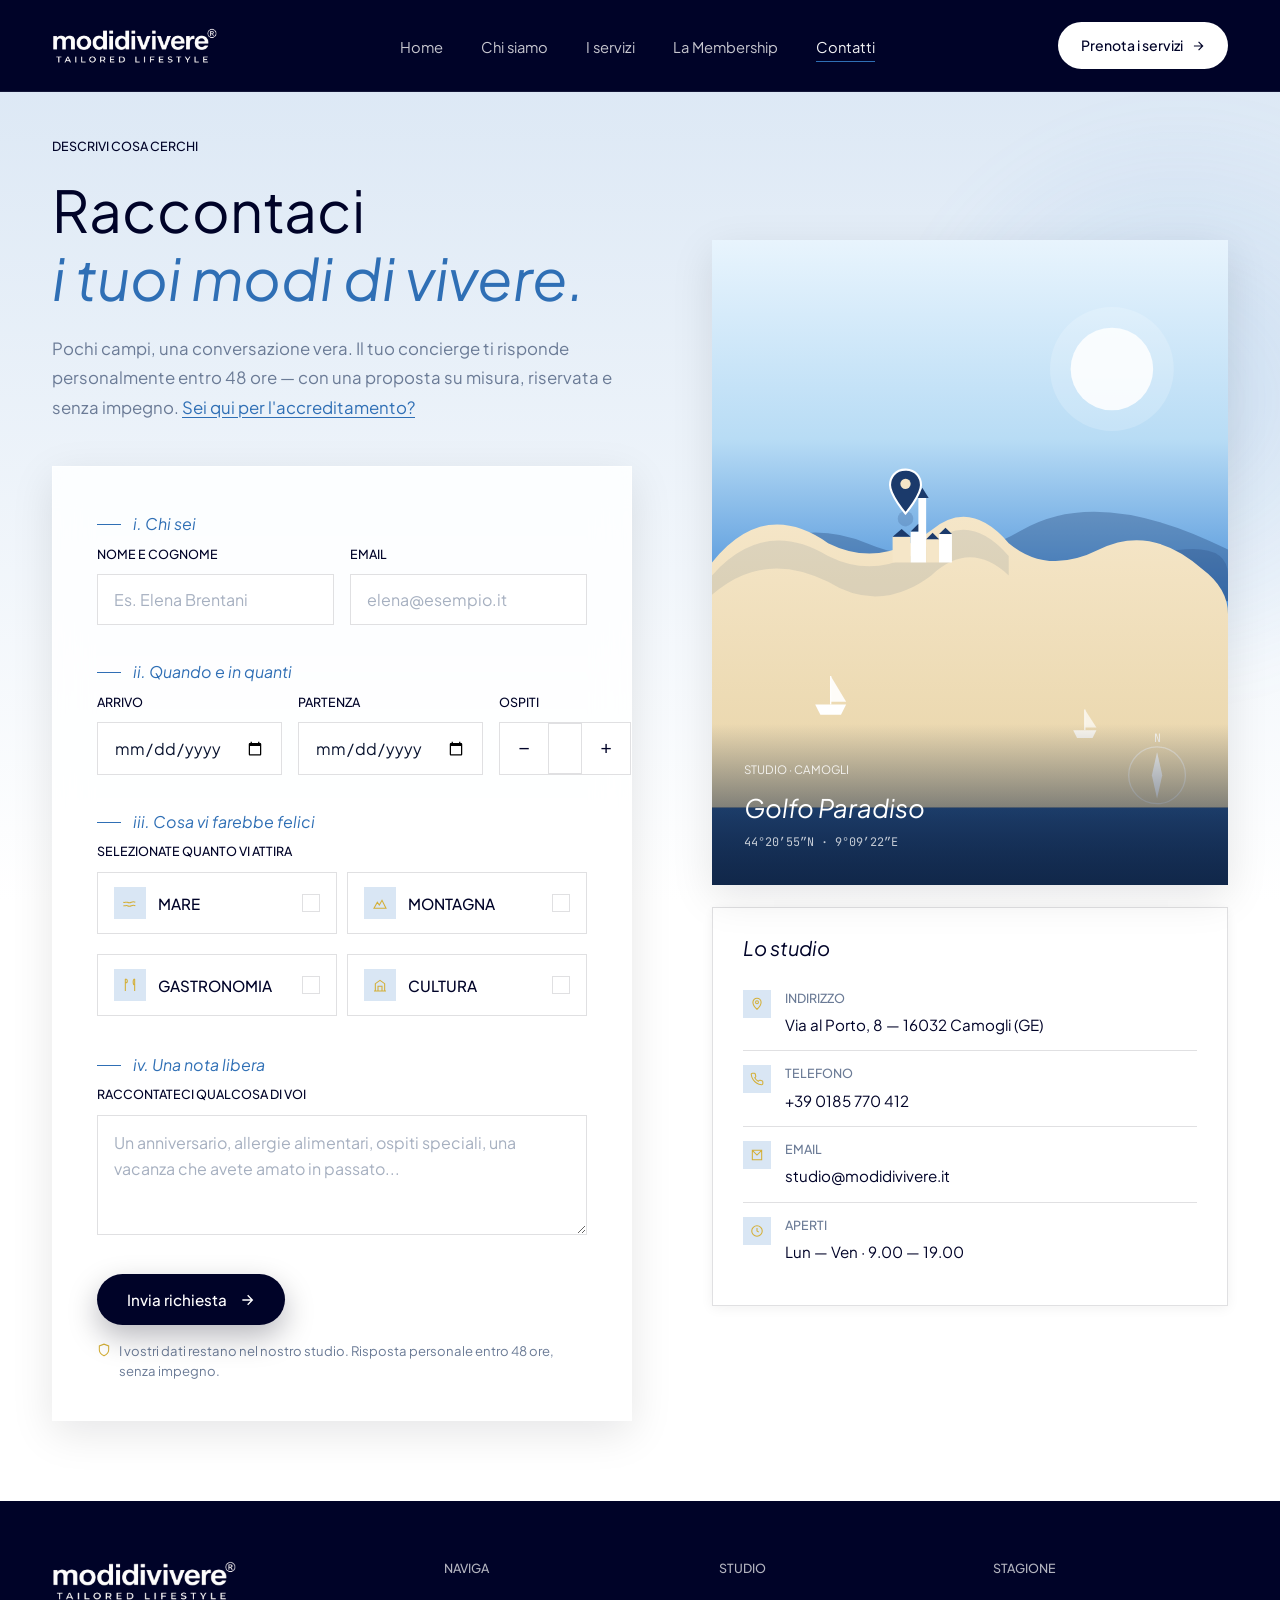
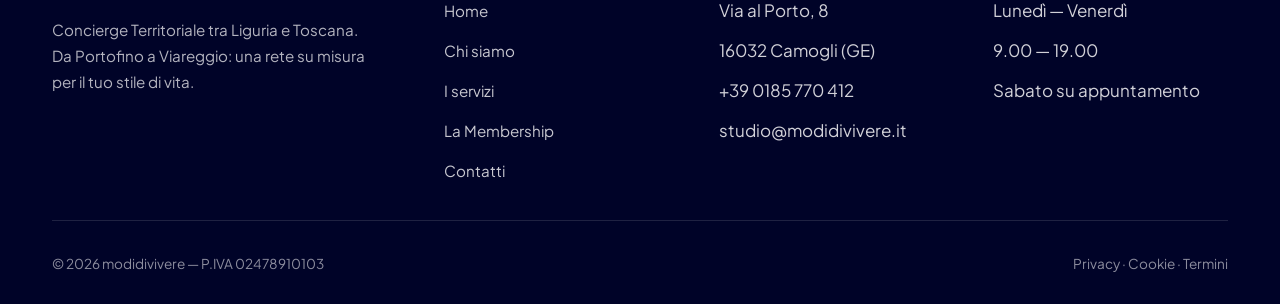
<file: contatti.html>
<!doctype html>
<html lang="it">
<head>
<meta charset="utf-8">
<meta name="viewport" content="width=device-width, initial-scale=1">
<title>Descrivi cosa cerchi — modidivivere</title>
<link rel="preconnect" href="https://fonts.googleapis.com">
<link rel="preconnect" href="https://fonts.gstatic.com" crossorigin>
<link href="https://fonts.googleapis.com/css2?family=JetBrains+Mono:wght@400;500&family=Plus+Jakarta+Sans:ital,wght@0,300;0,400;0,500;0,600;0,700;1,400;1,500&display=swap" rel="stylesheet">
<link rel="stylesheet" href="styles.css">
<style>
.contact-page {
  padding: 130px 0 80px;
  background: linear-gradient(180deg, var(--sky) 0%, white 60%);
  min-height: 100vh;
  position: relative;
  overflow: hidden;
}
.contact-page::before {
  content: '';
  position: absolute;
  top: 100px; right: -200px;
  width: 600px; height: 600px;
  border-radius: 0;
  background: radial-gradient(circle, rgba(74,144,217,0.18) 0%, transparent 70%);
  filter: blur(20px);
  z-index: 0;
}

.c-grid {
  display: grid;
  grid-template-columns: 1.1fr 1fr;
  gap: 80px;
  align-items: start;
  position: relative;
  z-index: 1;
}

/* —— Form column —— */
.c-form-wrap { max-width: 580px; }
.c-form-wrap h1 {
  font-size: clamp(2.4rem, 4.8vw, 3.6rem);
  margin: 18px 0 22px;
}
.c-form-wrap h1 em { font-style: italic; color: var(--sea); font-weight: 400; }
.c-form-wrap p.lead {
  color: var(--muted);
  font-size: 1.05rem;
  line-height: 1.75;
  margin-bottom: 44px;
}

.c-form {
  background: rgba(255, 255, 255, 0.85);
  backdrop-filter: blur(18px) saturate(180%);
  -webkit-backdrop-filter: blur(18px) saturate(180%);
  border: 1px solid rgba(255, 255, 255, 0.7);
  border-radius: var(--radius-lg);
  padding: 44px 44px 40px;
  box-shadow: var(--shadow-md);
  position: relative;
}

.c-form .step {
  font-family: var(--sans);
  font-style: italic;
  color: var(--sea);
  font-size: 1rem;
  margin-bottom: 6px;
  display: flex;
  align-items: center;
  gap: 12px;
}
.c-form .step::before {
  content: '';
  width: 24px; height: 1px;
  background: var(--sea);
}

.field { margin-bottom: 26px; }
.field label {
  display: block;
  font-size: 0.78rem;
  letter-spacing: 0;
  text-transform: uppercase;
  color: var(--navy);
  font-weight: 500;
  margin-bottom: 10px;
}
.field input[type="text"],
.field input[type="email"],
.field input[type="date"],
.field input[type="number"],
.field textarea {
  width: 100%;
  padding: 14px 16px;
  border: 1px solid var(--line);
  border-radius: 0;
  font-family: var(--sans);
  font-size: 1rem;
  color: var(--ink);
  background: rgba(255, 255, 255, 0.9);
  transition: all 0.3s ease;
}
.field input:focus,
.field textarea:focus {
  outline: none;
  border-color: var(--sea);
  background: white;
  box-shadow: 0 0 0 4px rgba(74, 144, 217, 0.12);
}
.field textarea {
  min-height: 120px;
  resize: vertical;
  font-family: var(--sans);
  line-height: 1.6;
}
.field input::placeholder, .field textarea::placeholder {
  color: var(--muted);
  opacity: 0.6;
}

.field-row {
  display: grid;
  grid-template-columns: 1fr 1fr;
  gap: 16px;
}
.field-row.three { grid-template-columns: 1fr 1fr 1fr; }

/* Date field — calendar icon */
.field.has-icon { position: relative; }
.field.has-icon .ico {
  position: absolute;
  right: 14px; bottom: 14px;
  color: var(--muted);
  pointer-events: none;
}

/* —— Stepper for guests —— */
.stepper {
  display: flex;
  align-items: center;
  gap: 0;
  border: 1px solid var(--line);
  border-radius: 0;
  background: rgba(255, 255, 255, 0.9);
  overflow: hidden;
  width: 100%;
  max-width: 100%;
}
.stepper button {
  width: 48px; height: 48px;
  background: transparent;
  border: none;
  cursor: pointer;
  font-size: 1.2rem;
  color: var(--navy);
  transition: background 0.2s ease;
}
.stepper button:hover { background: var(--sky); }
.stepper input {
  flex: 1;
  border: none;
  text-align: center;
  font-family: var(--sans);
  font-size: 1.15rem;
  color: var(--navy);
  background: transparent;
  padding: 12px 0;
  -moz-appearance: textfield;
}
.stepper input::-webkit-outer-spin-button,
.stepper input::-webkit-inner-spin-button { -webkit-appearance: none; margin: 0; }

/* —— Checkbox chips —— */
.chips {
  display: grid;
  grid-template-columns: 1fr 1fr;
  gap: 10px;
}
.chip {
  position: relative;
  cursor: pointer;
}
.chip input { position: absolute; opacity: 0; pointer-events: none; }
.chip-body {
  display: flex;
  align-items: center;
  gap: 12px;
  padding: 14px 16px;
  border: 1px solid var(--line);
  border-radius: 0;
  background: rgba(255, 255, 255, 0.9);
  transition: all 0.3s ease;
}
.chip:hover .chip-body { border-color: rgba(212, 175, 55, 0.55); transform: translateY(-1px); }
.chip input:checked ~ .chip-body {
  border-color: var(--navy);
  background: var(--navy);
  color: white;
  box-shadow: 0 6px 16px rgba(27, 58, 107, 0.22);
}
.chip-ico {
  width: 32px; height: 32px;
  border-radius: 0;
  background: var(--sky);
  color: var(--gold);
  display: grid; place-items: center;
  flex-shrink: 0;
  transition: all 0.3s ease;
}
.chip input:checked ~ .chip-body .chip-ico {
  background: rgba(255, 255, 255, 0.18);
  color: white;
}
.chip-label {
  font-size: 0.95rem;
  font-weight: 500;
  letter-spacing: 0;
}
.chip-check {
  margin-left: auto;
  width: 18px; height: 18px;
  border-radius: 0;
  border: 1.5px solid var(--line);
  display: grid; place-items: center;
  transition: all 0.3s ease;
}
.chip input:checked ~ .chip-body .chip-check {
  border-color: var(--sand);
  background: var(--sand);
}
.chip input:checked ~ .chip-body .chip-check svg { opacity: 1; }
.chip-check svg { opacity: 0; color: var(--navy); transition: opacity 0.2s ease; }

/* —— Submit —— */
.submit-row {
  margin-top: 32px;
  display: flex;
  flex-direction: column;
  gap: 16px;
  align-items: flex-start;
}
.btn-pulse {
  position: relative;
  overflow: visible;
  animation: gentlePulse 3.6s ease-in-out infinite;
}
@keyframes gentlePulse {
  0%, 100% { box-shadow: 0 12px 30px rgba(27, 58, 107, 0.28), 0 0 0 0 rgba(74, 144, 217, 0.4); }
  50%      { box-shadow: 0 12px 30px rgba(27, 58, 107, 0.28), 0 0 0 14px rgba(74, 144, 217, 0); }
}
.privacy-note {
  font-size: 0.82rem;
  color: var(--muted);
  display: flex;
  align-items: flex-start;
  gap: 8px;
  line-height: 1.5;
}
.privacy-note svg { flex-shrink: 0; margin-top: 2px; color: var(--gold); }

/* —— Sidebar (illustration) —— */
.c-side {
  position: sticky;
  top: 110px;
  display: flex;
  flex-direction: column;
  gap: 22px;
}
.coast-illustration {
  position: relative;
  border-radius: var(--radius-lg);
  overflow: hidden;
  box-shadow: var(--shadow-md);
  background: linear-gradient(180deg, #B8DCF5 0%, #4A90D9 60%, #1B3A6B 100%);
  aspect-ratio: 4 / 5;
}
.coast-illustration svg { width: 100%; height: 100%; display: block; }
.coast-overlay {
  position: absolute;
  bottom: 0; left: 0; right: 0;
  padding: 36px 32px 32px;
  background: linear-gradient(180deg, transparent 0%, rgba(15, 36, 68, 0.55) 60%, rgba(15, 36, 68, 0.85) 100%);
  color: white;
}
.coast-overlay .lbl {
  font-size: 0.72rem;
  letter-spacing: 0;
  text-transform: uppercase;
  opacity: 0.85;
  margin-bottom: 8px;
}
.coast-overlay .place {
  font-family: var(--sans);
  font-style: italic;
  font-size: 1.6rem;
  font-weight: 400;
  margin-bottom: 4px;
}
.coast-overlay .coords {
  font-family: 'JetBrains Mono', monospace;
  font-size: 0.74rem;
  opacity: 0.75;
}

/* Pin animation */
.pin-group { animation: pinFloat 4s ease-in-out infinite; transform-origin: center bottom; }
@keyframes pinFloat {
  0%, 100% { transform: translateY(0); }
  50%      { transform: translateY(-4px); }
}

/* Studio card */
.studio-card {
  background: white;
  border: 1px solid var(--line);
  border-radius: var(--radius-lg);
  padding: 28px 30px;
  box-shadow: var(--shadow-sm);
}
.studio-card h4 {
  font-family: var(--sans);
  font-size: 1.25rem;
  font-style: italic;
  font-weight: 400;
  color: var(--navy);
  margin-bottom: 16px;
}
.studio-card .row {
  display: grid;
  grid-template-columns: 28px 1fr;
  gap: 14px;
  align-items: start;
  padding: 12px 0;
  border-bottom: 1px solid var(--line);
}
.studio-card .row:last-child { border-bottom: none; }
.studio-card .ico {
  width: 28px; height: 28px;
  border-radius: 0;
  background: var(--sky);
  color: var(--gold);
  display: grid; place-items: center;
  margin-top: 2px;
}
.studio-card strong {
  display: block;
  font-size: 0.78rem;
  letter-spacing: 0;
  text-transform: uppercase;
  color: var(--muted);
  font-weight: 500;
  margin-bottom: 2px;
}
.studio-card span { font-size: 0.95rem; color: var(--navy); }

/* —— Confirmation state —— */
.c-form.sent .form-body { display: none; }
.c-form .confirmation {
  display: none;
  text-align: center;
  padding: 28px 8px;
}
.c-form.sent .confirmation { display: block; animation: fadeIn 0.6s ease; }
@keyframes fadeIn { from { opacity: 0; transform: translateY(10px); } to { opacity: 1; transform: none; } }
.confirmation .badge-ok {
  width: 64px; height: 64px;
  border-radius: 0;
  margin: 0 auto 22px;
  background: var(--sand);
  color: var(--navy);
  display: grid; place-items: center;
}
.confirmation h3 { margin-bottom: 12px; }
.confirmation p { color: var(--muted); margin-bottom: 24px; }

@media (max-width: 980px) {
  .c-grid { grid-template-columns: 1fr; gap: 56px; }
  .c-side { position: static; }
  .c-form { padding: 32px 26px; }
  .field-row { grid-template-columns: 1fr; }
  .field-row.three { grid-template-columns: 1fr; }
  .chips { grid-template-columns: 1fr; }
}
</style>
</head>
<body>


<!-- Navigation -->
<nav class="nav">
  <div class="nav-inner">
    <a href="index.html" class="brand">
      <img class="brand-logo" src="uploads/logo-mdv.png" alt="modidivivere" width="1069" height="233" decoding="async">
    </a>
    <ul class="nav-links">
      <li><a href="index.html">Home</a></li>
      <li><a href="chi-siamo.html">Chi siamo</a></li>
      <li><a href="servizi.html">I servizi</a></li>
      <li><a href="membership.html">La Membership</a></li>
      <li><a href="contatti.html" class="active">Contatti</a></li>
    </ul>
    <a href="contatti.html" class="nav-cta">
      Prenota i servizi
      <svg width="14" height="14" viewBox="0 0 24 24" fill="none" stroke="currentColor" stroke-width="2"><path d="M5 12h14M13 5l7 7-7 7"/></svg>
    </a>
    <button class="menu-btn" aria-label="Menu" aria-expanded="false">
      <svg class="icon-hamburger" width="24" height="24" viewBox="0 0 24 24" fill="none" stroke="currentColor" stroke-width="2"><path d="M3 6h18M3 12h18M3 18h18"/></svg>
      <svg class="icon-close" width="24" height="24" viewBox="0 0 24 24" fill="none" stroke="currentColor" stroke-width="2"><path d="M18 6L6 18M6 6l12 12"/></svg>
    </button>
  </div>
</nav>

<main class="contact-page" data-screen-label="03 Contatti">
  <div class="container">
    <div class="c-grid">

      <!-- ——— Form column ——— -->
      <div class="c-form-wrap">
        <span class="eyebrow reveal">Descrivi cosa cerchi</span>
        <h1 class="reveal delay-1">Raccontaci<br><em>i tuoi modi di vivere.</em></h1>
        <p class="lead reveal delay-2">Pochi campi, una conversazione vera. Il tuo concierge ti risponde personalmente entro 48 ore — con una proposta su misura, riservata e senza impegno. <a href="#accreditamento" class="link-accent">Sei qui per l'accreditamento?</a></p>

        <form class="c-form reveal delay-3" id="contactForm" novalidate>
          <div class="form-body">
            <div class="step">i. Chi sei</div>
            <div class="field-row">
              <div class="field">
                <label for="nome">Nome e cognome</label>
                <input type="text" id="nome" name="nome" placeholder="Es. Elena Brentani" required>
              </div>
              <div class="field">
                <label for="email">Email</label>
                <input type="email" id="email" name="email" placeholder="elena@esempio.it" required>
              </div>
            </div>

            <div class="step step--section-gap">ii. Quando e in quanti</div>
            <div class="field-row three">
              <div class="field has-icon">
                <label for="arrivo">Arrivo</label>
                <input type="date" id="arrivo" name="arrivo">
              </div>
              <div class="field has-icon">
                <label for="partenza">Partenza</label>
                <input type="date" id="partenza" name="partenza">
              </div>
              <div class="field">
                <label for="ospiti">Ospiti</label>
                <div class="stepper">
                  <button type="button" data-step="-1" aria-label="Diminuisci">−</button>
                  <input type="number" id="ospiti" name="ospiti" value="2" min="1" max="20">
                  <button type="button" data-step="1" aria-label="Aumenta">+</button>
                </div>
              </div>
            </div>

            <div class="step step--section-gap">iii. Cosa vi farebbe felici</div>
            <div class="field">
              <label>Selezionate quanto vi attira</label>
              <div class="chips">
                <label class="chip">
                  <input type="checkbox" name="pref" value="mare">
                  <span class="chip-body">
                    <span class="chip-ico"><svg width="16" height="16" viewBox="0 0 24 24" fill="none" stroke="currentColor" stroke-width="1.6"><path d="M2 16c2 1 4-1 6 0s4 1 6 0 4-1 6 0M2 11c2 1 4-1 6 0s4 1 6 0 4-1 6 0"/></svg></span>
                    <span class="chip-label">Mare</span>
                    <span class="chip-check"><svg width="11" height="11" viewBox="0 0 24 24" fill="none" stroke="currentColor" stroke-width="3"><path d="M20 6L9 17l-5-5"/></svg></span>
                  </span>
                </label>
                <label class="chip">
                  <input type="checkbox" name="pref" value="montagna">
                  <span class="chip-body">
                    <span class="chip-ico"><svg width="16" height="16" viewBox="0 0 24 24" fill="none" stroke="currentColor" stroke-width="1.6"><path d="M3 20h18L15 8l-4 7-3-4z"/></svg></span>
                    <span class="chip-label">Montagna</span>
                    <span class="chip-check"><svg width="11" height="11" viewBox="0 0 24 24" fill="none" stroke="currentColor" stroke-width="3"><path d="M20 6L9 17l-5-5"/></svg></span>
                  </span>
                </label>
                <label class="chip">
                  <input type="checkbox" name="pref" value="gastronomia">
                  <span class="chip-body">
                    <span class="chip-ico"><svg width="16" height="16" viewBox="0 0 24 24" fill="none" stroke="currentColor" stroke-width="1.6"><path d="M5 3v18M5 9c4 0 4-6 0-6M19 3v18M19 21v-9c-3 0-3-9 0-9"/></svg></span>
                    <span class="chip-label">Gastronomia</span>
                    <span class="chip-check"><svg width="11" height="11" viewBox="0 0 24 24" fill="none" stroke="currentColor" stroke-width="3"><path d="M20 6L9 17l-5-5"/></svg></span>
                  </span>
                </label>
                <label class="chip">
                  <input type="checkbox" name="pref" value="cultura">
                  <span class="chip-body">
                    <span class="chip-ico"><svg width="16" height="16" viewBox="0 0 24 24" fill="none" stroke="currentColor" stroke-width="1.6"><path d="M3 21h18M5 21V10l7-5 7 5v11M9 21v-7h6v7"/></svg></span>
                    <span class="chip-label">Cultura</span>
                    <span class="chip-check"><svg width="11" height="11" viewBox="0 0 24 24" fill="none" stroke="currentColor" stroke-width="3"><path d="M20 6L9 17l-5-5"/></svg></span>
                  </span>
                </label>
              </div>
            </div>

            <div class="step step--section-gap">iv. Una nota libera</div>
            <div class="field">
              <label for="note">Raccontateci qualcosa di voi</label>
              <textarea id="note" name="note" placeholder="Un anniversario, allergie alimentari, ospiti speciali, una vacanza che avete amato in passato..."></textarea>
            </div>

            <div class="submit-row">
              <button type="submit" class="btn btn-primary btn-pulse">
                Invia richiesta
                <svg class="arrow" width="16" height="16" viewBox="0 0 24 24" fill="none" stroke="currentColor" stroke-width="2"><path d="M5 12h14M13 5l7 7-7 7"/></svg>
              </button>
              <div class="privacy-note">
                <svg width="14" height="14" viewBox="0 0 24 24" fill="none" stroke="currentColor" stroke-width="1.8"><path d="M12 22s8-4 8-10V5l-8-3-8 3v7c0 6 8 10 8 10z"/></svg>
                <span>I vostri dati restano nel nostro studio. Risposta personale entro 48 ore, senza impegno.</span>
              </div>
            </div>
          </div>

          <div class="confirmation">
            <div class="badge-ok">
              <svg width="28" height="28" viewBox="0 0 24 24" fill="none" stroke="currentColor" stroke-width="2"><path d="M20 6L9 17l-5-5"/></svg>
            </div>
            <h3>Grazie, abbiamo ricevuto la vostra richiesta.</h3>
            <p>Riceverete una nostra risposta personale entro 48 ore. <br>Nel frattempo, buona giornata.</p>
            <button type="button" class="btn btn-ghost" id="resetForm">Invia un'altra richiesta</button>
          </div>
        </form>
      </div>

      <!-- ——— Side: illustration + studio ——— -->
      <aside class="c-side reveal delay-2">
        <div class="coast-illustration">
          <svg viewBox="0 0 400 500" xmlns="http://www.w3.org/2000/svg" preserveAspectRatio="xMidYMid slice">
            <defs>
              <linearGradient id="sky" x1="0" y1="0" x2="0" y2="1">
                <stop offset="0" stop-color="#E8F4FD"/>
                <stop offset="0.55" stop-color="#B8DCF5"/>
                <stop offset="1" stop-color="#4A90D9"/>
              </linearGradient>
              <linearGradient id="sea" x1="0" y1="0" x2="0" y2="1">
                <stop offset="0" stop-color="#4A90D9"/>
                <stop offset="1" stop-color="#1B3A6B"/>
              </linearGradient>
              <linearGradient id="land" x1="0" y1="0" x2="0" y2="1">
                <stop offset="0" stop-color="#F5E6C8"/>
                <stop offset="1" stop-color="#E8D4A8"/>
              </linearGradient>
            </defs>

            <!-- Sky -->
            <rect width="400" height="280" fill="url(#sky)"/>
            <!-- Sun -->
            <circle cx="310" cy="100" r="32" fill="#FFFFFF" opacity="0.85"/>
            <circle cx="310" cy="100" r="48" fill="#FFFFFF" opacity="0.18"/>

            <!-- Distant headlands -->
            <path d="M0,260 Q60,210 120,235 T240,225 T400,240 L400,290 L0,290 Z" fill="#1B3A6B" opacity="0.32"/>
            <path d="M0,275 Q80,235 160,255 T320,250 T400,260 L400,300 L0,300 Z" fill="#1B3A6B" opacity="0.22"/>

            <!-- Sea horizon line -->
            <rect y="280" width="400" height="160" fill="url(#sea)"/>
            <!-- Wave lines -->
            <path d="M0,310 Q50,305 100,310 T200,310 T300,310 T400,310" stroke="rgba(255,255,255,0.35)" stroke-width="1.2" fill="none"/>
            <path d="M0,330 Q50,326 100,330 T200,330 T300,330 T400,330" stroke="rgba(255,255,255,0.25)" stroke-width="1" fill="none"/>
            <path d="M0,360 Q50,356 100,360 T200,360 T300,360 T400,360" stroke="rgba(255,255,255,0.2)" stroke-width="1" fill="none"/>
            <path d="M0,395 Q50,391 100,395 T200,395 T300,395 T400,395" stroke="rgba(255,255,255,0.15)" stroke-width="1" fill="none"/>

            <!-- Foreground promontory (Liguria silhouette) -->
            <path d="M0,440 L0,250 Q40,200 90,235 Q130,255 170,225 Q200,200 230,235 Q260,260 300,240 Q340,220 380,255 Q400,270 400,290 L400,440 Z" fill="url(#land)"/>
            <!-- Hills shadow -->
            <path d="M0,260 Q40,215 90,245 Q130,265 170,235 Q200,210 230,245 L230,260 Q200,232 170,260 Q130,290 90,265 Q40,240 0,275 Z" fill="#1B3A6B" opacity="0.10"/>

            <!-- Tiny houses cluster -->
            <g transform="translate(140 230)">
              <rect x="0" y="0" width="14" height="20" fill="#F5E6C8"/>
              <polygon points="0,0 7,-6 14,0" fill="#1B3A6B"/>
              <rect x="14" y="-4" width="12" height="24" fill="#FFFFFF"/>
              <polygon points="14,-4 20,-10 26,-4" fill="#1B3A6B"/>
              <rect x="26" y="2" width="10" height="18" fill="#F5E6C8"/>
              <polygon points="26,2 31,-3 36,2" fill="#1B3A6B"/>
              <rect x="36" y="-2" width="10" height="22" fill="#FFFFFF"/>
              <polygon points="36,-2 41,-7 46,-2" fill="#1B3A6B"/>
            </g>
            <!-- Belltower -->
            <g transform="translate(160 200)">
              <rect x="0" y="0" width="6" height="32" fill="#FFFFFF"/>
              <polygon points="-2,0 3,-8 8,0" fill="#1B3A6B"/>
            </g>

            <!-- Small sailing boat -->
            <g transform="translate(80 360)">
              <path d="M0,0 L24,0 L20,8 L4,8 Z" fill="#FFFFFF"/>
              <line x1="12" y1="0" x2="12" y2="-22" stroke="#FFFFFF" stroke-width="1"/>
              <path d="M12,-22 L12,-2 L24,-2 Z" fill="#FFFFFF" opacity="0.9"/>
            </g>
            <g transform="translate(280 380)" opacity="0.8">
              <path d="M0,0 L18,0 L15,6 L3,6 Z" fill="#FFFFFF"/>
              <line x1="9" y1="0" x2="9" y2="-16" stroke="#FFFFFF" stroke-width="1"/>
              <path d="M9,-16 L9,-2 L18,-2 Z" fill="#FFFFFF" opacity="0.85"/>
            </g>

            <!-- Pin marker (Camogli — studio location) -->
            <g class="pin-group" transform="translate(150 196)">
              <circle cx="0" cy="20" r="6" fill="#1B3A6B" opacity="0.18"/>
              <path d="M0,-18 C-8,-18 -12,-12 -12,-6 C-12,2 0,16 0,16 C0,16 12,2 12,-6 C12,-12 8,-18 0,-18 Z"
                    fill="#1B3A6B" stroke="#FFFFFF" stroke-width="1.6"/>
              <circle cx="0" cy="-7" r="4" fill="#F5E6C8"/>
            </g>

            <!-- Compass rose, lower right -->
            <g transform="translate(345 415)" opacity="0.85">
              <circle r="22" fill="none" stroke="#FFFFFF" stroke-width="1" opacity="0.6"/>
              <polygon points="0,-18 4,0 0,18 -4,0" fill="#FFFFFF"/>
              <polygon points="0,-18 4,0 0,0" fill="#FFFFFF" opacity="0.5"/>
              <text x="0" y="-26" text-anchor="middle" fill="#FFFFFF" font-size="9" font-family="JetBrains Mono, monospace">N</text>
            </g>
          </svg>

          <div class="coast-overlay">
            <div class="lbl">Studio · Camogli</div>
            <div class="place"><em>Golfo Paradiso</em></div>
            <div class="coords">44°20′55″N · 9°09′22″E</div>
          </div>
        </div>

        <div class="studio-card">
          <h4>Lo studio</h4>
          <div class="row">
            <div class="ico">
              <svg width="14" height="14" viewBox="0 0 24 24" fill="none" stroke="currentColor" stroke-width="1.8"><path d="M12 21s-7-6-7-12a7 7 0 1 1 14 0c0 6-7 12-7 12z"/><circle cx="12" cy="9" r="2.5"/></svg>
            </div>
            <div>
              <strong>Indirizzo</strong>
              <span>Via al Porto, 8 — 16032 Camogli (GE)</span>
            </div>
          </div>
          <div class="row">
            <div class="ico">
              <svg width="14" height="14" viewBox="0 0 24 24" fill="none" stroke="currentColor" stroke-width="1.8"><path d="M22 16.92v3a2 2 0 0 1-2.18 2 19.79 19.79 0 0 1-8.63-3.07 19.5 19.5 0 0 1-6-6 19.79 19.79 0 0 1-3.07-8.67A2 2 0 0 1 4.11 2h3a2 2 0 0 1 2 1.72c.13.96.36 1.9.7 2.81a2 2 0 0 1-.45 2.11L8.09 9.91a16 16 0 0 0 6 6l1.27-1.27a2 2 0 0 1 2.11-.45c.91.34 1.85.57 2.81.7A2 2 0 0 1 22 16.92z"/></svg>
            </div>
            <div>
              <strong>Telefono</strong>
              <span>+39 0185 770 412</span>
            </div>
          </div>
          <div class="row">
            <div class="ico">
              <svg width="14" height="14" viewBox="0 0 24 24" fill="none" stroke="currentColor" stroke-width="1.8"><path d="M4 4h16v16H4zM4 4l8 8 8-8"/></svg>
            </div>
            <div>
              <strong>Email</strong>
              <span>studio@modidivivere.it</span>
            </div>
          </div>
          <div class="row">
            <div class="ico">
              <svg width="14" height="14" viewBox="0 0 24 24" fill="none" stroke="currentColor" stroke-width="1.8"><circle cx="12" cy="12" r="9"/><path d="M12 7v5l3 2"/></svg>
            </div>
            <div>
              <strong>Aperti</strong>
              <span>Lun — Ven · 9.00 — 19.00</span>
            </div>
          </div>
        </div>
      </aside>

    </div>
  </div>
</main>

<!-- Footer -->
<footer class="footer">
  <div class="container">
    <div class="footer-grid">
      <div class="footer-brand">
        <a href="index.html" class="brand">
          <img class="brand-logo" src="uploads/logo-mdv.png" alt="modidivivere" width="1069" height="233" decoding="async">
        </a>
        <p>Concierge Territoriale tra Liguria e Toscana. Da Portofino a Viareggio: una rete su misura per il tuo stile di vita.</p>
      </div>
      <div>
        <h4>Naviga</h4>
        <ul>
          <li><a href="index.html">Home</a></li>
          <li><a href="chi-siamo.html">Chi siamo</a></li>
          <li><a href="servizi.html">I servizi</a></li>
          <li><a href="membership.html">La Membership</a></li>
          <li><a href="contatti.html">Contatti</a></li>
        </ul>
      </div>
      <div>
        <h4>Studio</h4>
        <ul>
          <li>Via al Porto, 8</li>
          <li>16032 Camogli (GE)</li>
          <li>+39 0185 770 412</li>
          <li>studio@modidivivere.it</li>
        </ul>
      </div>
      <div>
        <h4>Stagione</h4>
        <ul>
          <li>Lunedì — Venerdì</li>
          <li>9.00 — 19.00</li>
          <li>Sabato su appuntamento</li>
        </ul>
      </div>
    </div>
    <div class="footer-bottom">
      <span>© 2026 modidivivere — P.IVA 02478910103</span>
      <span>Privacy · Cookie · Termini</span>
    </div>
  </div>
</footer>

<script src="app.js"></script>
<script>
// Stepper
document.querySelectorAll('.stepper button').forEach(btn => {
  btn.addEventListener('click', () => {
    const input = btn.parentElement.querySelector('input');
    const step = parseInt(btn.dataset.step, 10);
    const min = parseInt(input.min, 10) || 1;
    const max = parseInt(input.max, 10) || 99;
    let val = parseInt(input.value, 10) || min;
    val = Math.max(min, Math.min(max, val + step));
    input.value = val;
  });
});

// Form submission (mock)
const form = document.getElementById('contactForm');
form.addEventListener('submit', (e) => {
  e.preventDefault();
  form.classList.add('sent');
  window.scrollTo({ top: form.getBoundingClientRect().top + window.scrollY - 140, behavior: 'smooth' });
});
document.getElementById('resetForm').addEventListener('click', () => {
  form.reset();
  form.classList.remove('sent');
});
</script>
</body>
</html>
</file>
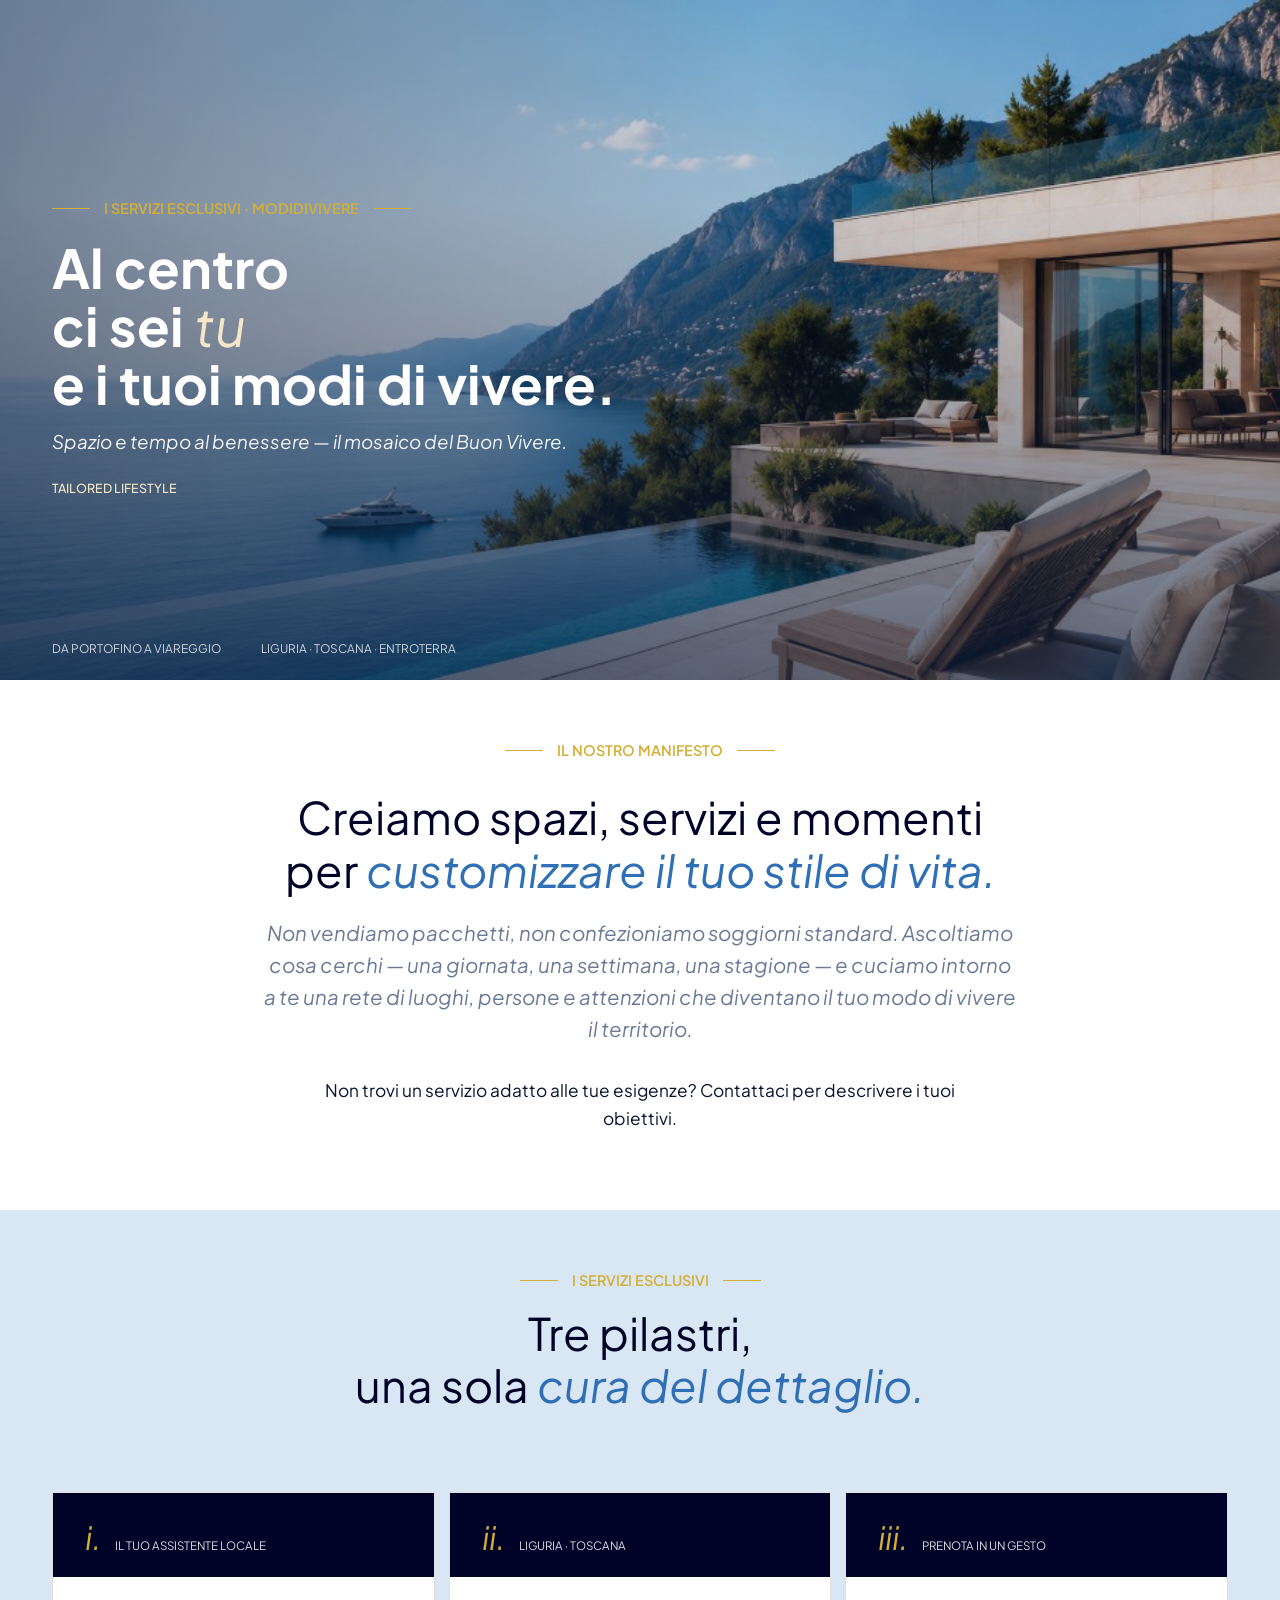
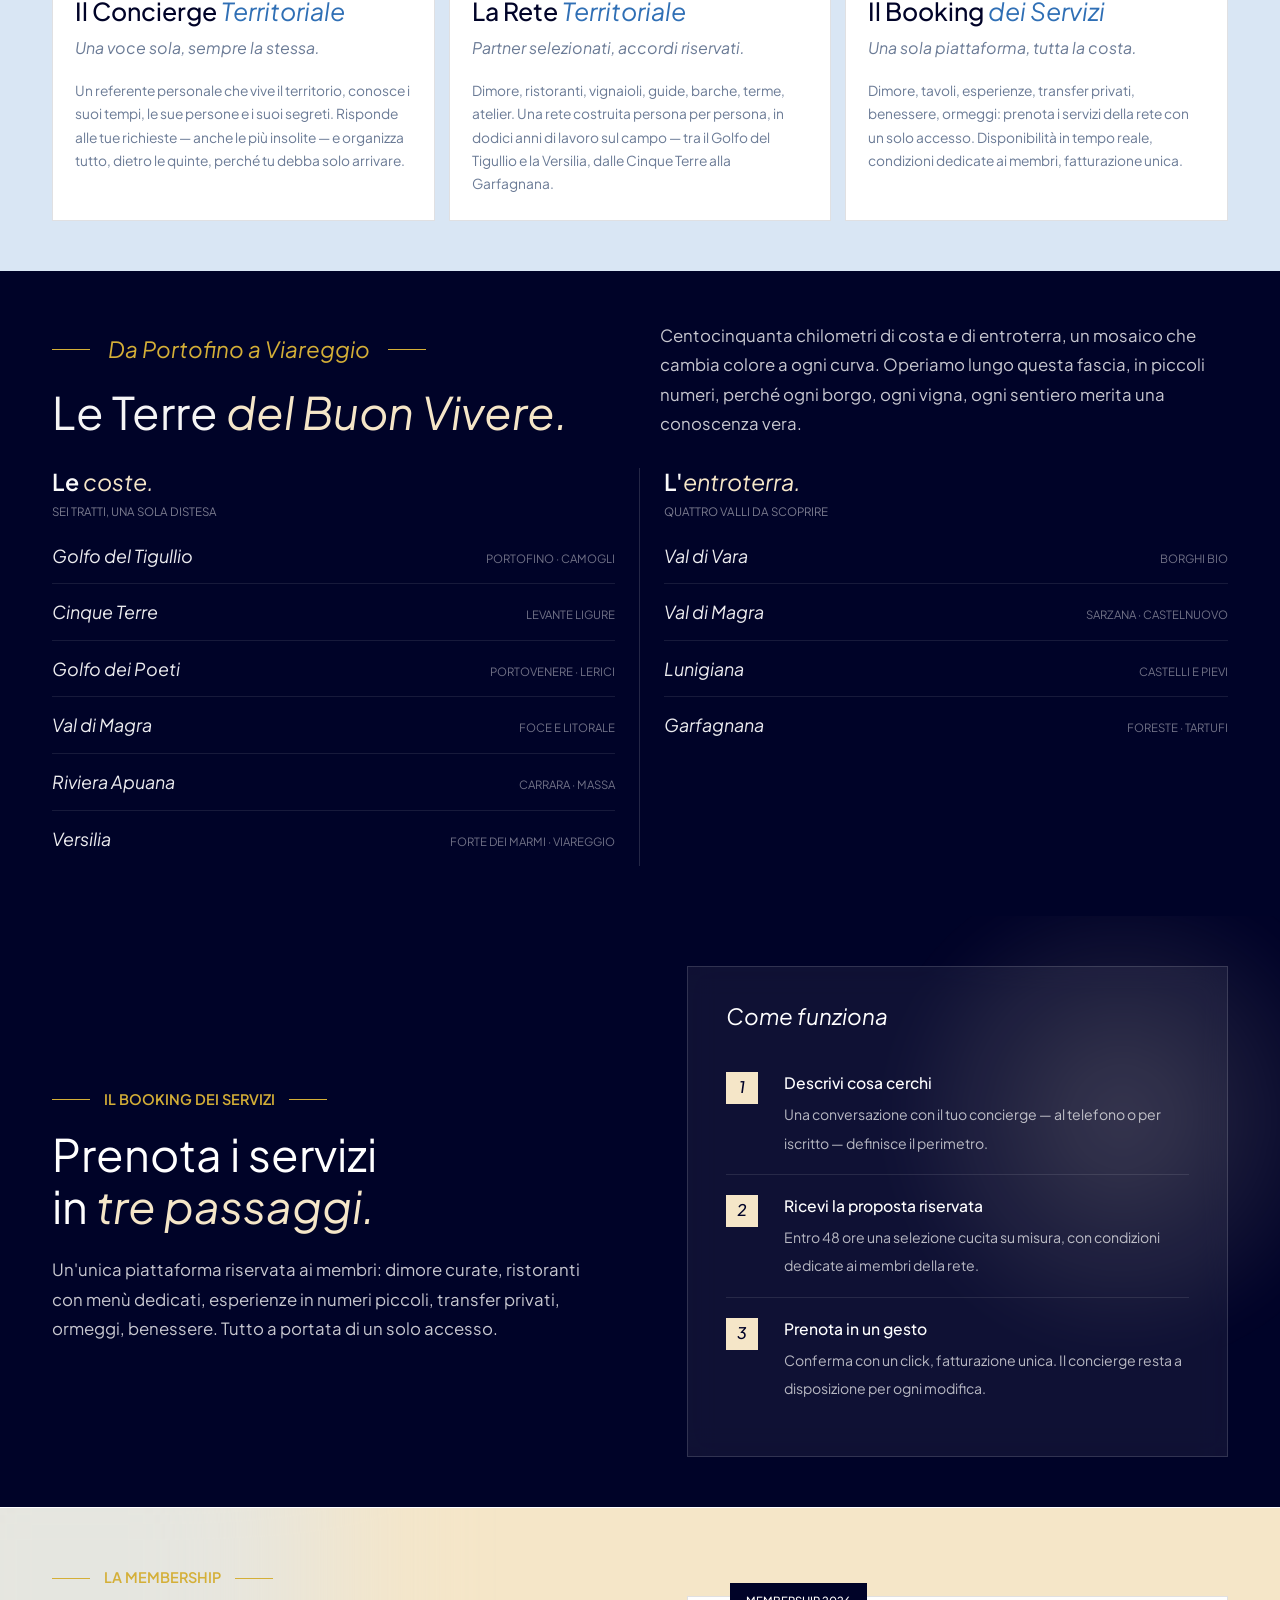
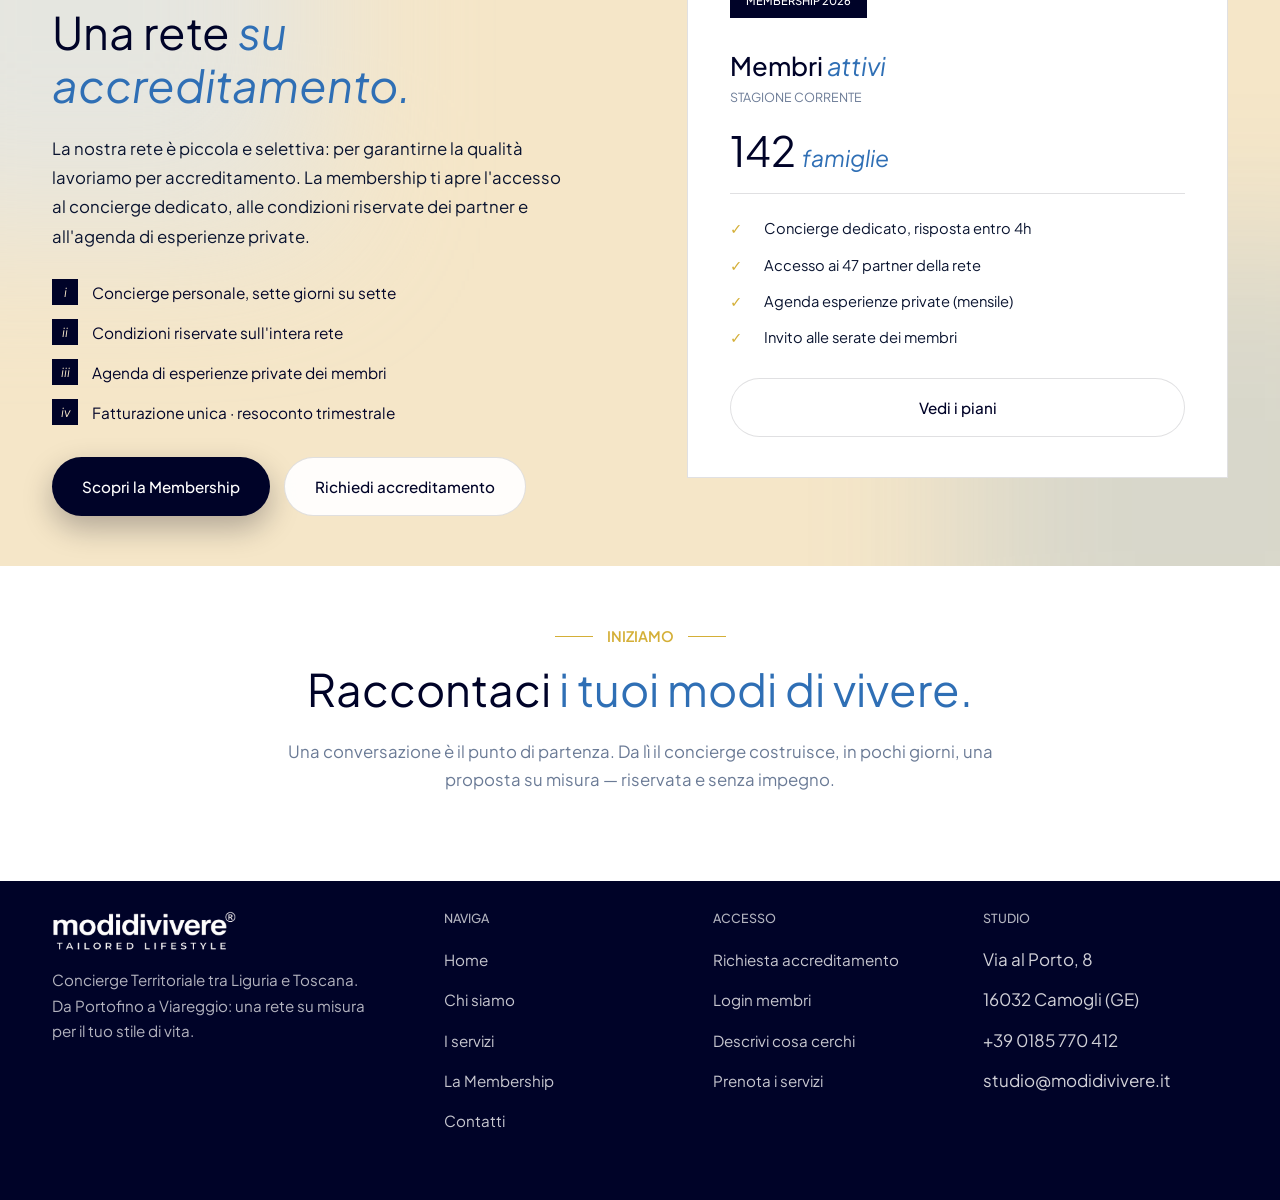
<file: index-print.html>
<!doctype html>
<html lang="it">
<head>
<meta charset="utf-8">
<meta name="viewport" content="width=device-width, initial-scale=1">
<title>modidivivere — Concierge Territoriale tra Liguria e Toscana</title>
<link rel="preconnect" href="https://fonts.googleapis.com">
<link rel="preconnect" href="https://fonts.gstatic.com" crossorigin>
<link href="https://fonts.googleapis.com/css2?family=Plus+Jakarta+Sans:ital,wght@0,300;0,400;0,500;0,600;0,700;1,400;1,500&display=swap" rel="stylesheet">
<link rel="stylesheet" href="styles.css">
<style>
/* —— PRINT —— */
@page { size: A4 landscape; margin: 0.5cm; }
html, body { background: white !important; }
* { -webkit-print-color-adjust: exact !important; print-color-adjust: exact !important; }

/* Hide chrome that doesn't translate to print */
.aux, .nav, .menu-btn, .cta-float, .hero-actions, .center-actions,
.book-card .cta, .closing .reveal.delay-3, .footer-bottom { display: none !important; }

/* Disable JS animations / reveal hidden state */
.reveal { opacity: 1 !important; transform: none !important; }

/* Hero: cap height so it fits one page, kill parallax transforms */
.hero { min-height: auto !important; height: 18cm; padding: 0 !important; page-break-after: always; break-after: page; }
.hero-media { inset: 0 !important; transform: none !important; }
.hero-img { height: 100% !important; }
.hero-inner { padding: 80px 0 60px !important; }
.hero .meta-row { bottom: 20px; }

/* Each major section on its own page */
.center, .pillars, .terre, .booking, .member, .closing {
  page-break-before: page; break-before: page;
  page-break-inside: avoid; break-inside: avoid;
  padding: 50px 0 !important;
  min-height: auto !important;
}
.closing { page-break-after: auto; break-after: auto; }

/* Pillars: keep 3 columns */
.pillar-grid { grid-template-columns: repeat(3, 1fr) !important; gap: 14px !important; }
.pillar { break-inside: avoid; box-shadow: none !important; }
.pillar .body { padding: 20px 22px 24px !important; }
.pillar p { font-size: 0.86rem !important; }
.pillar .more { display: none !important; }

/* Terre: due colonne compatte, layout “pulito” senza card */
.terre-head { grid-template-columns: 1fr 1fr !important; gap: 40px !important; margin-bottom: 30px !important; }
.terre-cols { grid-template-columns: 1fr 1fr !important; gap: 0 !important; }
.terre-cols > .terre-col:first-child { padding-right: 24px !important; border-right: 1px solid rgba(255,255,255,0.14) !important; }
.terre-cols > .terre-col:last-child { padding-left: 24px !important; }
.terre-col { break-inside: avoid; background: transparent !important; padding: 0 !important; border-radius: 0 !important; }

/* Booking + member: keep 2 columns */
.booking-grid, .member-inner { grid-template-columns: 1.1fr 1fr !important; gap: 40px !important; }
.book-card { break-inside: avoid; }
.member-card { break-inside: avoid; box-shadow: none !important; border: 1px solid var(--line); }

/* Footer compact */
.footer { padding: 30px 0 !important; page-break-before: page; break-before: page; }
.footer-grid { gap: 24px !important; }

/* Stessi titoli di sezione che a schermo (max del clamp) */
h2, section h2 { font-size: 2.8rem !important; }

/* Anchor styling - remove underlines that may appear */
a { text-decoration: none !important; }
</style>
<style>
/* —— Hero —— */
.hero {
  position: relative;
  min-height: clamp(420px, 70svh, 750px);
  display: flex;
  flex-direction: column;
  align-items: stretch;
  justify-content: center;
  overflow: hidden;
  color: white;
  isolation: isolate;
}
.hero-media { position: absolute; inset: -6% 0 0 0; z-index: -2; }
.hero-media::after {
  content: ''; position: absolute; inset: 0;
  background:
    linear-gradient(180deg, rgba(15,36,68,0.18) 0%, rgba(15,36,68,0.18) 30%, rgba(15,36,68,0.65) 100%),
    linear-gradient(90deg, rgba(15,36,68,0.45) 0%, rgba(15,36,68,0) 60%);
  z-index: 1;
}
.hero-img { width: 100%; height: 112%; object-fit: cover; display: block; }
.hero-inner {
  position: relative;
  z-index: 2;
  padding: clamp(96px, 10svh, 118px) 0 clamp(56px, 6svh, 80px);
  max-width: 880px;
  text-align: left;
}
.hero .kicker {
  font-size: 0.78rem;
  letter-spacing: 0;
  text-transform: uppercase;
  color: var(--sand);
  display: inline-flex;
  align-items: center;
  justify-content: flex-start;
  gap: 14px;
}
.hero .kicker::before { content: ''; width: 38px; height: 1px; background: var(--sand); }
.hero h1 {
  color: white;
  font-weight: 700;
  font-size: clamp(3rem, calc(3rem + 0.4375vw), 3.5rem);
  line-height: 1.08;
  margin: 18px 0 16px;
  text-align: left;
}
.hero h1 .you { font-style: italic; color: var(--sand); font-weight: 400; }
.hero .sub {
  font-family: var(--sans);
  font-style: italic;
  font-size: clamp(1rem, 0.95rem + 0.28vw, 1.175rem);
  color: rgba(255,255,255,0.92);
  max-width: 36rem;
  line-height: 1.52;
  margin-bottom: 14px;
  font-weight: 400;
  text-align: left;
}
.hero .sub b { font-style: normal; font-family: var(--sans); font-weight: 500; letter-spacing: 0; text-transform: uppercase; font-size: 0.78rem; color: var(--sand); display: block; margin-top: 22px; }
.hero-actions { display: flex; gap: 14px; flex-wrap: wrap; margin-top: 38px; justify-content: flex-start; }
.hero .meta-row {
  position: absolute; left: 0; right: 0; bottom: 22px; z-index: 3;
  display: flex; justify-content: flex-start; align-items: center; gap: 24px 40px;
  max-width: var(--container); margin: 0 auto; padding: 0 32px;
  box-sizing: border-box;
  color: rgba(255,255,255,0.78); font-size: 0.74rem; letter-spacing: 0; text-transform: uppercase;
  flex-wrap: wrap;
}
.cta-float { animation: bob 4.8s ease-in-out infinite; }
@keyframes bob { 0%,100%{ transform: translateY(0);} 50% { transform: translateY(-5px);} }

/* —— Centerpiece "AL CENTRO CI SEI TU" —— */
.center {
  background: var(--white);
  text-align: center;
  padding: 100px 0;
  position: relative;
}
.center .kicker {
  margin-bottom: 28px;
}
.center h2 {
  max-width: 920px; margin: 0 auto 22px; text-wrap: balance;
  font-weight: 400;
}
.center h2 em { font-style: italic; color: var(--sea); font-weight: 400; }
.center p.pitch {
  font-family: var(--sans);
  font-style: italic;
  font-size: clamp(1.05rem, 1.6vw, 1.35rem);
  color: var(--muted);
  max-width: 760px;
  margin: 0 auto 44px;
  line-height: 1.55;
  text-wrap: pretty;
}
.center p.center-cta-lead {
  font-size: clamp(1rem, 1.35vw, 1.125rem);
  color: var(--ink);
  max-width: 640px;
  margin: -12px auto 28px;
  line-height: 1.58;
}
.center-actions { display: inline-flex; gap: 14px; flex-wrap: wrap; justify-content: center; }

/* —— 3 Pillars —— */
.pillars { padding: 100px 0; background: var(--sky); }
.pillars .section-intro h2 em { font-style: italic; color: var(--sea); font-weight: 400; }
.pillar-grid {
  display: grid; grid-template-columns: repeat(3, 1fr); gap: 22px;
  margin-top: 80px;
}
.pillar {
  background: white;
  border-radius: var(--radius-lg);
  border: 1px solid var(--line);
  padding: 0;
  overflow: hidden;
  display: flex; flex-direction: column;
  box-shadow: none;
  transition: transform .55s cubic-bezier(.2,.7,.2,1), border-color .55s ease;
}
.pillar:hover { transform: translateY(-6px); border-color: rgba(74,144,217,.35); }
.pillar .roman {
  background: var(--navy);
  color: white;
  padding: 28px 32px 22px;
  display: flex; align-items: baseline; gap: 14px;
}
.pillar .roman .num { font-family: var(--sans); font-style: italic; font-size: 2rem; line-height: 1; color: var(--gold); }
.pillar .roman .tag { font-size: 0.72rem; letter-spacing: 0; text-transform: uppercase; opacity: .85; }
.pillar .body { padding: 30px 32px 36px; flex: 1; display: flex; flex-direction: column; }
.pillar h3 { font-size: 1.55rem; margin-bottom: 8px; }
.pillar h3 em { font-style: italic; color: var(--sea); font-weight: 400; }
.pillar .sub-h { font-family: var(--sans); font-style: italic; color: var(--muted); font-size: 1rem; margin-bottom: 18px; }
.pillar p { color: var(--muted); font-size: 0.96rem; line-height: 1.7; flex: 1; }
.pillar .more {
  display: inline-flex; align-items: center; gap: 10px;
  margin-top: 26px; color: var(--navy); font-size: 0.86rem; font-weight: 500;
  letter-spacing: 0;
}
.pillar .more .arrow { transition: transform .3s ease; }
.pillar:hover .more .arrow { transform: translateX(5px); }

/* —— Le Terre del Buon Vivere —— */
.terre {
  padding: 100px 0;
  background: var(--navy);
  position: relative;
  overflow: hidden;
}
.terre-head {
  display: grid; grid-template-columns: 1fr 1fr; gap: 80px; align-items: end;
  margin-bottom: 56px;
}
.terre-head h2 {
  color: rgba(255, 255, 255, 0.96);
}
.terre-head h2 em { font-style: italic; color: var(--sand); font-weight: 400; }
.terre-head .stretch {
  font-family: var(--sans); font-style: italic; color: var(--gold);
  font-size: 1.4rem; letter-spacing: 0;
  display: inline-flex; align-items: center; gap: 18px;
  margin-bottom: 18px;
}
.terre-head .stretch::before, .terre-head .stretch::after {
  content: ''; width: 38px; height: 1px; background: var(--gold);
}
.terre-head p {
  color: rgba(255, 255, 255, 0.78); font-size: 1.05rem; line-height: 1.75;
}

/* Due colonne “editoriali”: senza card colorate */
.terre-cols {
  display: grid;
  grid-template-columns: 1fr 1fr;
  gap: 0;
  align-items: start;
}
.terre-cols > .terre-col:first-child {
  padding-right: clamp(28px, 5vw, 72px);
  border-right: 1px solid rgba(255, 255, 255, 0.12);
}
.terre-cols > .terre-col:last-child {
  padding-left: clamp(28px, 5vw, 72px);
}
.terre-col {
  background: transparent;
  padding: 0;
  position: relative;
  overflow: visible;
}
.terre-col h3 {
  color: rgba(255, 255, 255, 0.98);
  font-size: clamp(1.22rem, 2.2vw, 1.45rem);
  font-weight: 600;
  letter-spacing: 0;
  margin-bottom: 6px;
}
.terre-col h3 em { font-style: italic; color: var(--sand); font-weight: 400; }
.terre-col .lbl {
  font-size: 0.72rem;
  letter-spacing: 0;
  text-transform: uppercase;
  color: rgba(255, 255, 255, 0.48);
  margin-bottom: 20px;
}
.terre-list {
  list-style: none; margin: 0; padding: 0;
  display: flex; flex-direction: column;
}
.terre-list li {
  padding: 13px 0;
  border-top: 1px solid rgba(255, 255, 255, 0.09);
  display: flex;
  align-items: baseline;
  justify-content: space-between;
  gap: 18px;
}
.terre-list li:first-child { border-top: none; padding-top: 0; }
.terre-list .place {
  font-family: var(--sans);
  font-style: italic;
  font-size: 1.12rem;
  color: rgba(255, 255, 255, 0.92);
}
.terre-list .note {
  font-size: 0.71rem;
  letter-spacing: 0;
  text-transform: uppercase;
  color: rgba(255, 255, 255, 0.44);
  text-align: right;
  flex-shrink: 0;
}

/* —— Booking strip —— */
.booking {
  padding: 100px 0;
  background: var(--navy);
  color: white;
  position: relative; overflow: hidden;
  border-bottom: 1px solid #fff;
}
.booking::before {
  content: ''; position: absolute; right: -8%; top: -10%;
  width: 520px; height: 520px; border-radius: 0;
  background: radial-gradient(circle, rgba(245,230,200,.18) 0%, transparent 65%);
  filter: blur(20px);
}
.booking-grid { display: grid; grid-template-columns: 1.1fr 1fr; gap: 80px; align-items: center; position: relative; }
.booking h2 { color: white; }
.booking h2 em { font-style: italic; color: var(--sand); font-weight: 400; }
.booking .kicker { margin-bottom: 16px; }
.booking p { color: rgba(255,255,255,.78); font-size: 1.05rem; line-height: 1.75; margin-top: 22px; max-width: 540px; }

.book-card {
  background: rgba(255,255,255,.06);
  border: 1px solid rgba(255,255,255,.14);
  backdrop-filter: blur(14px);
  border-radius: var(--radius-lg);
  padding: 36px 38px;
}
.book-card h4 {
  color: white; font-family: var(--sans); font-style: italic; font-size: 1.4rem;
  margin-bottom: 22px; font-weight: 400;
}
.book-card .step {
  display: grid; grid-template-columns: 40px 1fr; gap: 18px;
  padding: 18px 0; border-top: 1px solid rgba(255,255,255,.10);
  align-items: start;
}
.book-card .step:first-of-type { border-top: none; }
.book-card .step .n {
  width: 32px; height: 32px; border-radius: 0;
  background: var(--sand); color: var(--navy);
  display: grid; place-items: center;
  font-family: var(--sans); font-style: italic; font-size: 1rem; font-weight: 500;
  margin-top: 2px;
}
.book-card .step strong { display: block; color: white; font-weight: 500; font-size: 0.98rem; margin-bottom: 4px; }
.book-card .step span { color: rgba(255,255,255,.7); font-size: 0.88rem; line-height: 1.6; }
.book-card .cta {
  margin-top: 22px;
  display: inline-flex; align-items: center; gap: 12px;
  padding: 14px 24px;
  background: var(--sand);
  color: var(--navy);
  border-radius: 999px;
  font-weight: 500; font-size: 0.92rem; letter-spacing: 0;
  transition: transform .3s ease, box-shadow .3s ease;
}
.book-card .cta:hover { transform: translateY(-2px); box-shadow: 0 14px 30px rgba(245,230,200,.28); }

/* —— Membership teaser —— */
.member {
  padding: 100px 0;
  background: var(--sand);
  position: relative; overflow: hidden;
}
.member::before, .member::after {
  content: ''; position: absolute; width: 480px; height: 480px; border-radius: 0; filter: blur(80px); opacity: .55; z-index: 0;
}
.member::before { left: -160px; top: -160px; background: var(--sky); }
.member::after { right: -160px; bottom: -160px; background: rgba(74,144,217,.30); }
.member-inner { position: relative; z-index: 1; display: grid; grid-template-columns: 1fr 1fr; gap: 80px; align-items: center; }
.member-inner .kicker { margin-bottom: 16px; }
.member-inner h2 em { font-style: italic; color: var(--sea); font-weight: 400; }
.member-inner p { color: var(--ink); font-size: 1.05rem; line-height: 1.75; margin: 22px 0 28px; max-width: 520px; opacity: .85; }
.member-bens { list-style: none; display: grid; gap: 14px; margin-bottom: 32px; }
.member-bens li {
  display: flex; align-items: center; gap: 14px;
  font-size: 0.96rem; color: var(--navy);
}
.member-bens .dot {
  width: 26px; height: 26px; border-radius: 0;
  background: var(--navy); color: var(--sand);
  display: grid; place-items: center;
  font-family: var(--sans); font-style: italic; font-size: 0.78rem; flex-shrink: 0;
}
.member-card {
  background: white;
  border-radius: var(--radius-lg);
  padding: 40px 42px;
  box-shadow: var(--shadow-md);
  position: relative;
}
.member-card .ribbon {
  position: absolute; top: -14px; left: 42px;
  background: var(--navy); color: white;
  padding: 8px 16px; border-radius: 0;
  font-size: 0.7rem; letter-spacing: 0; text-transform: uppercase; font-weight: 500;
}
.member-card h3 { font-size: 1.6rem; margin: 14px 0 6px; }
.member-card h3 em { font-style: italic; color: var(--sea); font-weight: 400; }
.member-card .lbl { font-size: 0.78rem; letter-spacing: 0; text-transform: uppercase; color: var(--muted); margin-bottom: 22px; }
.member-card .num {
  font-family: var(--sans); font-size: 2.6rem; color: var(--navy); line-height: 1; font-weight: 400;
}
.member-card .num em { font-style: italic; color: var(--sea); font-size: .55em; margin-left: 6px; }
.member-card .feat {
  display: flex; flex-direction: column; gap: 12px;
  margin: 22px 0 28px; padding: 22px 0 0; border-top: 1px solid var(--line);
}
.member-card .feat .row { display: grid; grid-template-columns: 22px 1fr; gap: 12px; font-size: 0.92rem; color: var(--ink); align-items: start; }
.member-card .feat .row .tick { color: var(--gold); }

@media (max-width: 980px) {
  .pillar-grid { grid-template-columns: 1fr; }
  .terre-head,
  .terre-cols,
  .booking-grid,
  .member-inner {
    grid-template-columns: 1fr;
    gap: 28px;
  }
  .terre-head {
    align-items: start;
    margin-bottom: 40px;
  }
  .booking-grid,
  .member-inner { gap: 40px; }
  .terre-cols > .terre-col:first-child {
    padding-right: 0;
    border-right: none;
    padding-bottom: 40px;
    margin-bottom: 8px;
    border-bottom: 1px solid rgba(255, 255, 255, 0.12);
  }
  .terre-cols > .terre-col:last-child {
    padding-left: 0;
  }
}

@media (max-width: 540px) {
  .terre { padding: 72px 0; }
  .terre-head .stretch {
    font-size: 1.15rem;
    gap: 12px;
    flex-wrap: wrap;
  }
  .terre-head .stretch::before,
  .terre-head .stretch::after { width: 24px; }
  .terre-list li {
    flex-direction: column;
    align-items: flex-start;
    gap: 6px;
    padding: 14px 0;
  }
  .terre-list .note {
    text-align: left;
    letter-spacing: 0;
  }
}
</style>
</head>
<body>


<!-- Navigation -->
<nav class="nav">
  <div class="nav-inner">
    <a href="index.html" class="brand">
      <img class="brand-logo" src="uploads/logo-mdv.png" alt="modidivivere" width="1069" height="233" decoding="async">
    </a>
    <ul class="nav-links">
      <li><a href="index.html" class="active">Home</a></li>
      <li><a href="chi-siamo.html">Chi siamo</a></li>
      <li><a href="servizi.html">I servizi</a></li>
      <li><a href="membership.html">La Membership</a></li>
      <li><a href="contatti.html">Contatti</a></li>
    </ul>
    <a href="contatti.html" class="nav-cta">
      Prenota i servizi
      <svg width="14" height="14" viewBox="0 0 24 24" fill="none" stroke="currentColor" stroke-width="2"><path d="M5 12h14M13 5l7 7-7 7"/></svg>
    </a>
    <button class="menu-btn" aria-label="Menu" aria-expanded="false">
      <svg class="icon-hamburger" width="24" height="24" viewBox="0 0 24 24" fill="none" stroke="currentColor" stroke-width="2"><path d="M3 6h18M3 12h18M3 18h18"/></svg>
      <svg class="icon-close" width="24" height="24" viewBox="0 0 24 24" fill="none" stroke="currentColor" stroke-width="2"><path d="M18 6L6 18M6 6l12 12"/></svg>
    </button>
  </div>
</nav>

<!-- ——— Hero ——— -->
<header class="hero" data-screen-label="01 Home — Hero">
  <div class="hero-media" data-parallax>
    <img class="hero-img"
         src="uploads/hero-banner.jpg"
         alt="Panorama sulla costa, villa sul mare da Portofino a Viareggio" />
  </div>

  <div class="hero-align">
    <div class="hero-inner">
      <span class="kicker reveal">I servizi esclusivi · modidivivere</span>
      <h1 class="reveal delay-1">Al centro<br>ci sei <span class="you">tu</span><br>e i tuoi modi di vivere.</h1>
      <p class="sub reveal delay-2">
        Spazio e tempo al benessere — il mosaico del Buon Vivere.
        <b>Tailored Lifestyle</b>
      </p>
      <div class="hero-actions reveal delay-3">
        <a href="contatti.html" class="btn btn-primary cta-float">
          Descrivi cosa cerchi
          <svg class="arrow" width="16" height="16" viewBox="0 0 24 24" fill="none" stroke="currentColor" stroke-width="2"><path d="M5 12h14M13 5l7 7-7 7"/></svg>
        </a>
        <a href="contatti.html" class="btn btn-ghost">Contattaci</a>
      </div>
    </div>
  </div>

  <div class="meta-row">
    <span>Da Portofino a Viareggio</span>
    <span>Liguria · Toscana · Entroterra</span>
  </div>
</header>

<!-- ——— Centerpiece ——— -->
<section class="center" data-screen-label="01 Home — Manifesto">
  <div class="container">
    <span class="kicker reveal">Il nostro manifesto</span>
    <h2 class="reveal delay-1">Creiamo spazi, servizi e momenti<br>per <em>customizzare il tuo stile di vita.</em></h2>
    <p class="pitch reveal delay-2">
      Non vendiamo pacchetti, non confezioniamo soggiorni standard.
      Ascoltiamo cosa cerchi — una giornata, una settimana, una stagione —
      e cuciamo intorno a te una rete di luoghi, persone e attenzioni
      che diventano il tuo modo di vivere il territorio.
    </p>
    <p class="center-cta-lead reveal delay-3">
      Non trovi un servizio adatto alle tue esigenze? Contattaci per descrivere i tuoi obiettivi.
    </p>
    <div class="center-actions reveal delay-3">
      <a href="contatti.html" class="btn btn-primary">Descrivi cosa cerchi</a>
      <a href="servizi.html" class="btn btn-ghost">Esplora i servizi</a>
    </div>
  </div>
</section>

<!-- ——— 3 Pillars ——— -->
<section class="pillars" data-screen-label="01 Home — Servizi esclusivi">
  <div class="container">
    <div class="section-intro">
      <span class="kicker reveal">I servizi esclusivi</span>
      <h2 class="reveal delay-1">Tre pilastri,<br>una sola <em>cura del dettaglio.</em></h2>
    </div>

    <div class="pillar-grid">
      <article class="pillar reveal">
        <div class="roman">
          <span class="num">i.</span>
          <span class="tag">Il tuo assistente locale</span>
        </div>
        <div class="body">
          <h3>Il Concierge <em>Territoriale</em></h3>
          <div class="sub-h">Una voce sola, sempre la stessa.</div>
          <p>Un referente personale che vive il territorio, conosce i suoi tempi, le sue persone e i suoi segreti. Risponde alle tue richieste — anche le più insolite — e organizza tutto, dietro le quinte, perché tu debba solo arrivare.</p>
          <a href="servizi.html#concierge" class="more">
            Conosci il concierge <span class="arrow">→</span>
          </a>
        </div>
      </article>

      <article class="pillar reveal delay-1">
        <div class="roman">
          <span class="num">ii.</span>
          <span class="tag">Liguria · Toscana</span>
        </div>
        <div class="body">
          <h3>La Rete <em>Territoriale</em></h3>
          <div class="sub-h">Partner selezionati, accordi riservati.</div>
          <p>Dimore, ristoranti, vignaioli, guide, barche, terme, atelier. Una rete costruita persona per persona, in dodici anni di lavoro sul campo — tra il Golfo del Tigullio e la Versilia, dalle Cinque Terre alla Garfagnana.</p>
          <a href="servizi.html#rete" class="more">
            Esplora la rete <span class="arrow">→</span>
          </a>
        </div>
      </article>

      <article class="pillar reveal delay-2">
        <div class="roman">
          <span class="num">iii.</span>
          <span class="tag">Prenota in un gesto</span>
        </div>
        <div class="body">
          <h3>Il Booking <em>dei Servizi</em></h3>
          <div class="sub-h">Una sola piattaforma, tutta la costa.</div>
          <p>Dimore, tavoli, esperienze, transfer privati, benessere, ormeggi: prenota i servizi della rete con un solo accesso. Disponibilità in tempo reale, condizioni dedicate ai membri, fatturazione unica.</p>
          <a href="contatti.html" class="more">
            Prenota i servizi <span class="arrow">→</span>
          </a>
        </div>
      </article>
    </div>
  </div>
</section>

<!-- ——— Le Terre del Buon Vivere ——— -->
<section class="terre" data-screen-label="01 Home — Le terre">
  <div class="container">
    <div class="terre-head">
      <div>
        <span class="stretch reveal">Da Portofino a Viareggio</span>
        <h2 class="reveal delay-1">Le Terre <em>del Buon Vivere.</em></h2>
      </div>
      <p class="reveal delay-2">Centocinquanta chilometri di costa e di entroterra, un mosaico che cambia colore a ogni curva. Operiamo lungo questa fascia, in piccoli numeri, perché ogni borgo, ogni vigna, ogni sentiero merita una conoscenza vera.</p>
    </div>

    <div class="terre-cols">
      <div class="terre-col reveal">
        <h3>Le <em>coste.</em></h3>
        <div class="lbl">Sei tratti, una sola distesa</div>
        <ul class="terre-list">
          <li><span class="place">Golfo del Tigullio</span><span class="note">Portofino · Camogli</span></li>
          <li><span class="place">Cinque Terre</span><span class="note">Levante ligure</span></li>
          <li><span class="place">Golfo dei Poeti</span><span class="note">Portovenere · Lerici</span></li>
          <li><span class="place">Val di Magra</span><span class="note">Foce e litorale</span></li>
          <li><span class="place">Riviera Apuana</span><span class="note">Carrara · Massa</span></li>
          <li><span class="place">Versilia</span><span class="note">Forte dei Marmi · Viareggio</span></li>
        </ul>
      </div>

      <div class="terre-col reveal delay-1">
        <h3>L'<em>entroterra.</em></h3>
        <div class="lbl">Quattro valli da scoprire</div>
        <ul class="terre-list">
          <li><span class="place">Val di Vara</span><span class="note">Borghi bio</span></li>
          <li><span class="place">Val di Magra</span><span class="note">Sarzana · Castelnuovo</span></li>
          <li><span class="place">Lunigiana</span><span class="note">Castelli e pievi</span></li>
          <li><span class="place">Garfagnana</span><span class="note">Foreste · Tartufi</span></li>
        </ul>
      </div>
    </div>
  </div>
</section>

<!-- ——— Booking dei servizi ——— -->
<section class="booking" data-screen-label="01 Home — Booking">
  <div class="container">
    <div class="booking-grid">
      <div>
        <span class="kicker reveal">Il booking dei servizi</span>
        <h2 class="reveal delay-1">Prenota i servizi<br>in <em>tre passaggi.</em></h2>
        <p class="reveal delay-2">Un'unica piattaforma riservata ai membri: dimore curate, ristoranti con menù dedicati, esperienze in numeri piccoli, transfer privati, ormeggi, benessere. Tutto a portata di un solo accesso.</p>
      </div>

      <div class="book-card reveal delay-2">
        <h4>Come funziona</h4>
        <div class="step">
          <div class="n">1</div>
          <div>
            <strong>Descrivi cosa cerchi</strong>
            <span>Una conversazione con il tuo concierge — al telefono o per iscritto — definisce il perimetro.</span>
          </div>
        </div>
        <div class="step">
          <div class="n">2</div>
          <div>
            <strong>Ricevi la proposta riservata</strong>
            <span>Entro 48 ore una selezione cucita su misura, con condizioni dedicate ai membri della rete.</span>
          </div>
        </div>
        <div class="step">
          <div class="n">3</div>
          <div>
            <strong>Prenota in un gesto</strong>
            <span>Conferma con un click, fatturazione unica. Il concierge resta a disposizione per ogni modifica.</span>
          </div>
        </div>
        <a href="contatti.html" class="cta">
          Prenota i servizi
          <svg width="14" height="14" viewBox="0 0 24 24" fill="none" stroke="currentColor" stroke-width="2"><path d="M5 12h14M13 5l7 7-7 7"/></svg>
        </a>
      </div>
    </div>
  </div>
</section>

<!-- ——— Membership teaser ——— -->
<section class="member" data-screen-label="01 Home — Membership">
  <div class="container">
    <div class="member-inner">
      <div>
        <span class="kicker reveal">La membership</span>
        <h2 class="reveal delay-1">Una rete <em>su accreditamento.</em></h2>
        <p class="reveal delay-2">La nostra rete è piccola e selettiva: per garantirne la qualità lavoriamo per accreditamento. La membership ti apre l'accesso al concierge dedicato, alle condizioni riservate dei partner e all'agenda di esperienze private.</p>

        <ul class="member-bens reveal delay-2">
          <li><span class="dot">i</span>Concierge personale, sette giorni su sette</li>
          <li><span class="dot">ii</span>Condizioni riservate sull'intera rete</li>
          <li><span class="dot">iii</span>Agenda di esperienze private dei membri</li>
          <li><span class="dot">iv</span>Fatturazione unica · resoconto trimestrale</li>
        </ul>

        <div class="reveal delay-3 flex-gap">
          <a href="membership.html" class="btn btn-primary">Scopri la Membership</a>
          <a href="contatti.html#accreditamento" class="btn btn-ghost">Richiedi accreditamento</a>
        </div>
      </div>

      <aside class="member-card reveal delay-2">
        <div class="ribbon">Membership 2026</div>
        <h3>Membri <em>attivi</em></h3>
        <div class="lbl">Stagione corrente</div>
        <div class="num">142<em>famiglie</em></div>
        <div class="feat">
          <div class="row"><span class="tick">✓</span><span>Concierge dedicato, risposta entro 4h</span></div>
          <div class="row"><span class="tick">✓</span><span>Accesso ai 47 partner della rete</span></div>
          <div class="row"><span class="tick">✓</span><span>Agenda esperienze private (mensile)</span></div>
          <div class="row"><span class="tick">✓</span><span>Invito alle serate dei membri</span></div>
        </div>
        <a href="membership.html" class="btn btn-ghost btn--block">Vedi i piani</a>
      </aside>
    </div>
  </div>
</section>

<!-- ——— Closing ——— -->
<section class="closing">
  <div class="container">
    <div class="closing-inner">
      <span class="kicker reveal">Iniziamo</span>
      <h2 class="reveal delay-1 u-mt-14">Raccontaci <em>i tuoi modi di vivere.</em></h2>
      <p class="reveal delay-2">Una conversazione è il punto di partenza. Da lì il concierge costruisce, in pochi giorni, una proposta su misura — riservata e senza impegno.</p>
      <div class="reveal delay-3 flex-gap flex-gap--center">
        <a href="contatti.html" class="btn btn-primary cta-float">
          Descrivi cosa cerchi
          <svg class="arrow" width="16" height="16" viewBox="0 0 24 24" fill="none" stroke="currentColor" stroke-width="2"><path d="M5 12h14M13 5l7 7-7 7"/></svg>
        </a>
        <a href="contatti.html" class="btn btn-ghost">Contattaci</a>
      </div>
    </div>
  </div>
</section>

<!-- ——— Footer ——— -->
<footer class="footer">
  <div class="container">
    <div class="footer-grid">
      <div class="footer-brand">
        <a href="index.html" class="brand">
          <img class="brand-logo" src="uploads/logo-mdv.png" alt="modidivivere" width="1069" height="233" decoding="async">
        </a>
        <p>Concierge Territoriale tra Liguria e Toscana. Da Portofino a Viareggio: una rete su misura per il tuo stile di vita.</p>
      </div>
      <div>
        <h4>Naviga</h4>
        <ul>
          <li><a href="index.html">Home</a></li>
          <li><a href="chi-siamo.html">Chi siamo</a></li>
          <li><a href="servizi.html">I servizi</a></li>
          <li><a href="membership.html">La Membership</a></li>
          <li><a href="contatti.html">Contatti</a></li>
        </ul>
      </div>
      <div>
        <h4>Accesso</h4>
        <ul>
          <li><a href="contatti.html#accreditamento">Richiesta accreditamento</a></li>
          <li><a href="membership.html#login">Login membri</a></li>
          <li><a href="contatti.html">Descrivi cosa cerchi</a></li>
          <li><a href="contatti.html">Prenota i servizi</a></li>
        </ul>
      </div>
      <div>
        <h4>Studio</h4>
        <ul>
          <li>Via al Porto, 8</li>
          <li>16032 Camogli (GE)</li>
          <li>+39 0185 770 412</li>
          <li>studio@modidivivere.it</li>
        </ul>
      </div>
    </div>
    <div class="footer-bottom">
      <span>© 2026 modidivivere — P.IVA 02478910103</span>
      <span>Privacy · Cookie · Termini</span>
    </div>
  </div>
</footer>

<script src="app.js"></script>
<script>
  // Auto-print once fonts + layout are ready
  (async () => {
    try { if (document.fonts && document.fonts.ready) await document.fonts.ready; } catch(e) {}
    // Wait for hero image
    const img = document.querySelector('.hero-img');
    if (img && !img.complete) {
      await new Promise(res => { img.addEventListener('load', res, { once: true }); img.addEventListener('error', res, { once: true }); });
    }
    setTimeout(() => window.print(), 500);
  })();
</script>
</body>
</html>
</file>
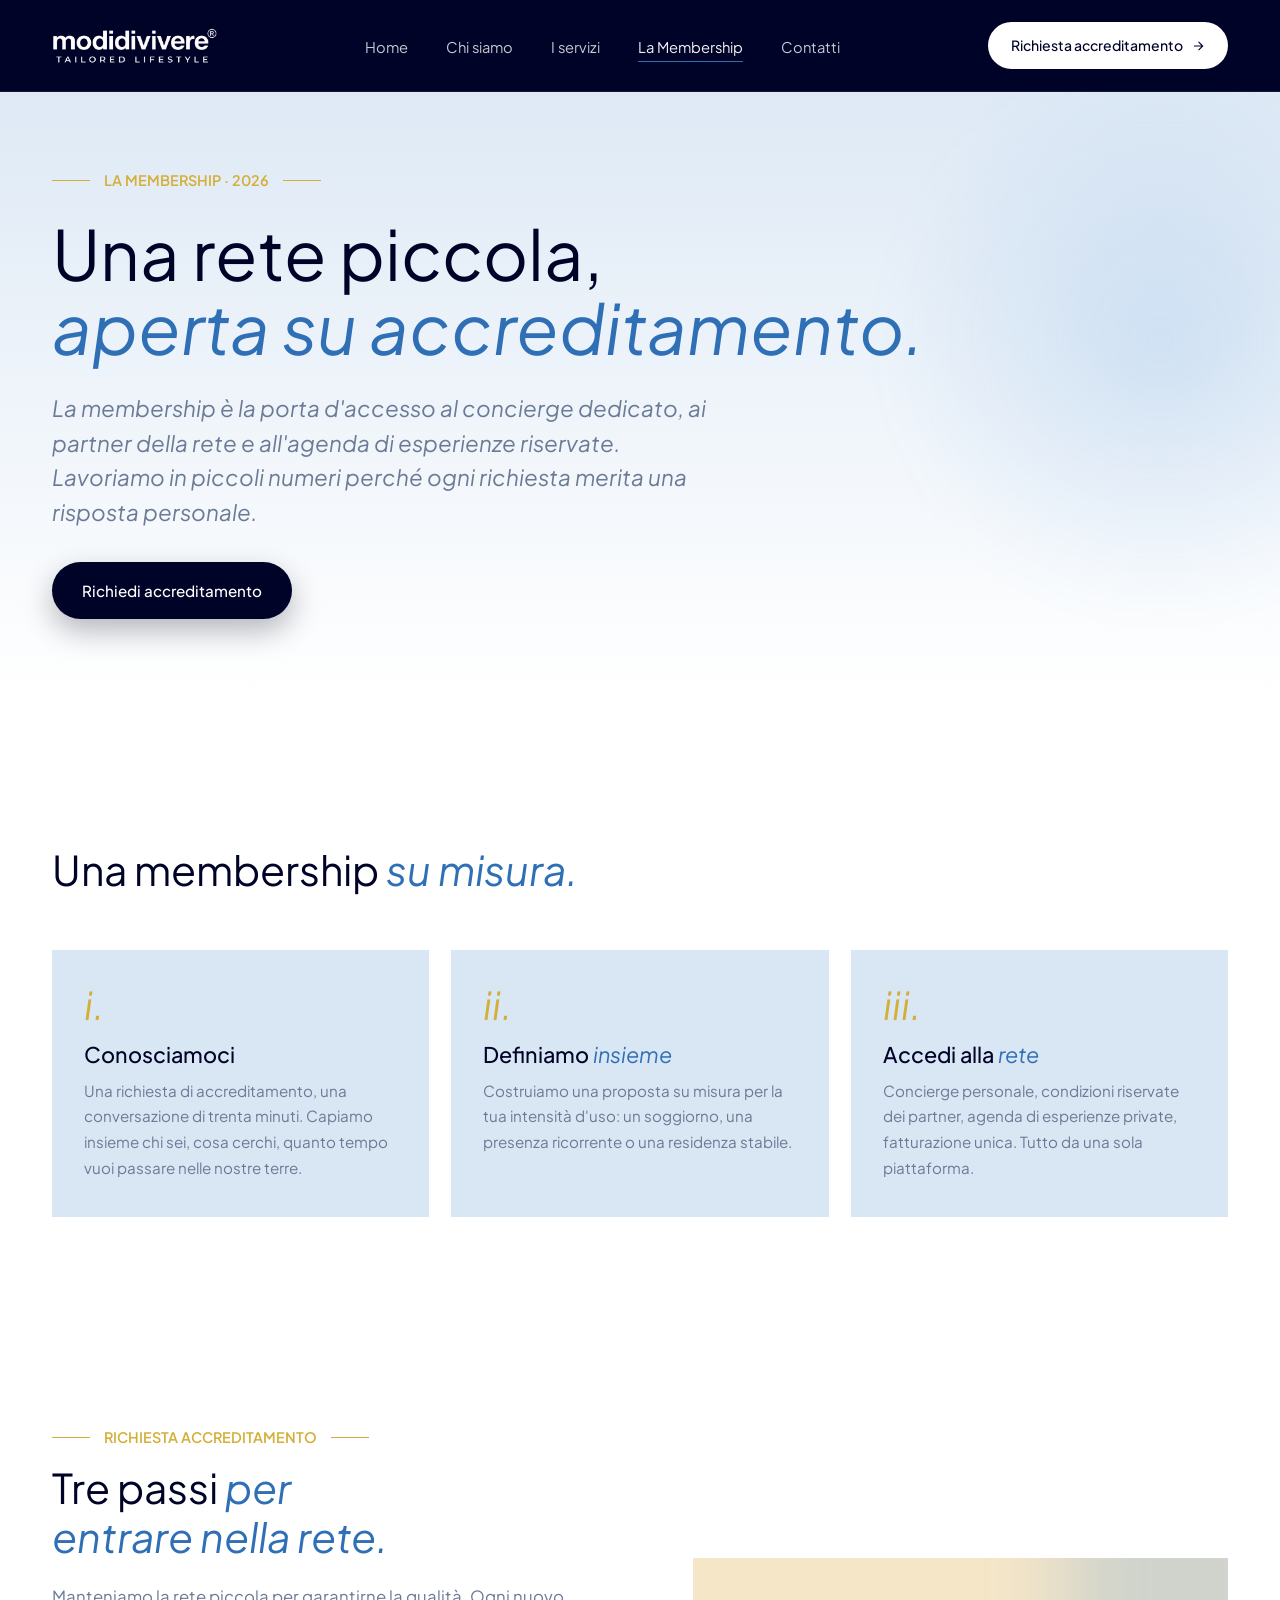
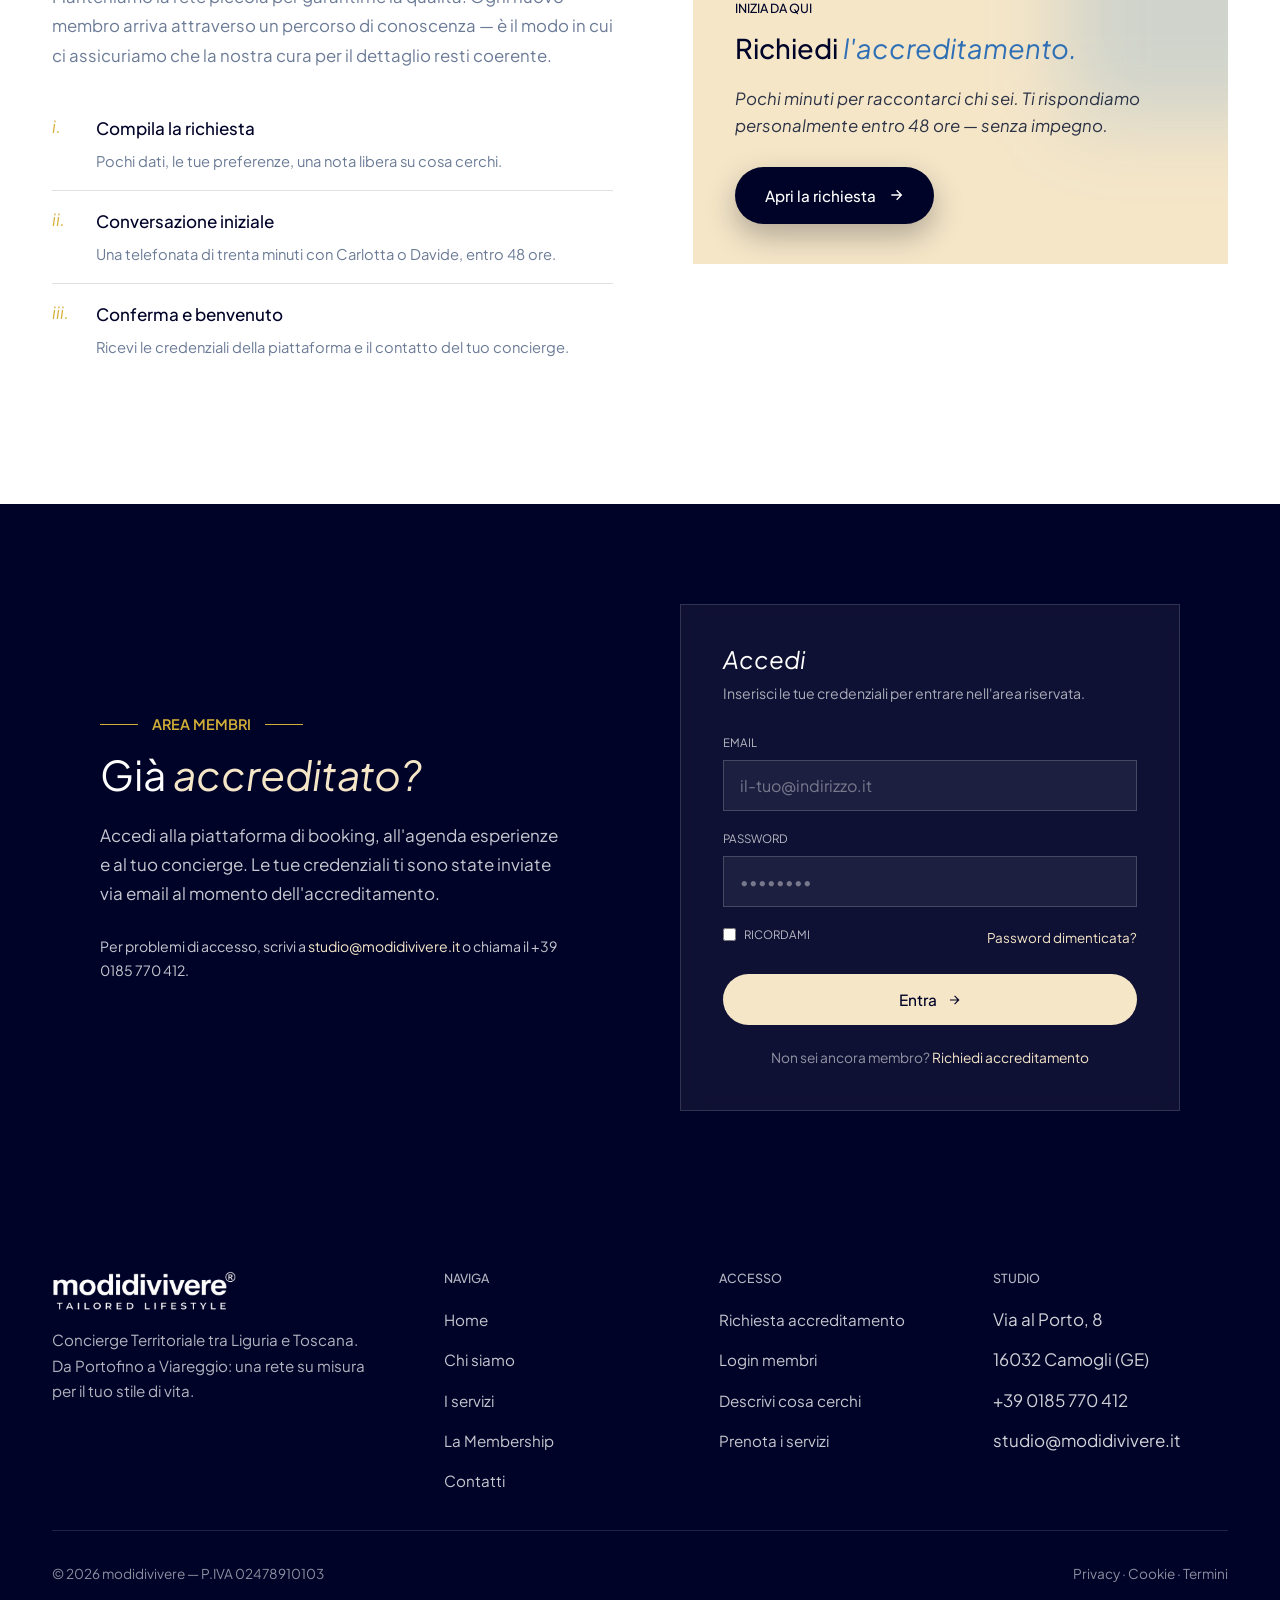
<file: membership.html>
<!doctype html>
<html lang="it">
<head>
<meta charset="utf-8">
<meta name="viewport" content="width=device-width, initial-scale=1">
<title>La Membership — modidivivere</title>
<link rel="preconnect" href="https://fonts.googleapis.com">
<link rel="preconnect" href="https://fonts.gstatic.com" crossorigin>
<link href="https://fonts.googleapis.com/css2?family=Plus+Jakarta+Sans:ital,wght@0,300;0,400;0,500;0,600;0,700;1,400;1,500&display=swap" rel="stylesheet">
<link rel="stylesheet" href="styles.css">
<style>
/* —— Hero —— */
.m-hero {
  padding: 160px 0 80px;
  background: linear-gradient(180deg, var(--sky) 0%, white 100%);
  position: relative; overflow: hidden;
}
.m-hero::before {
  content: ''; position: absolute; top: 60px; right: -160px;
  width: 560px; height: 560px; border-radius: 0;
  background: radial-gradient(circle, rgba(74,144,217,.18) 0%, transparent 70%);
  filter: blur(20px);
}
.m-hero-inner { max-width: 880px; position: relative; }
.m-hero h1 {
  font-size: clamp(2.6rem, 5.4vw, 4.6rem);
  margin: 24px 0 28px; line-height: 1.06;
}
.m-hero h1 em { font-style: italic; color: var(--sea); font-weight: 400; }
.m-hero .lead {
  font-family: var(--sans); font-style: italic;
  font-size: clamp(1.1rem, 1.8vw, 1.4rem);
  color: var(--muted); max-width: 680px; line-height: 1.55;
  margin-bottom: 32px;
}

/* —— Manifesto: how membership works —— */
.m-how { padding: 100px 0; background: white; }
.m-how-grid { display: grid; grid-template-columns: 1fr 1fr 1fr; gap: 22px; margin-top: 56px; }
.m-step {
  background: var(--sky);
  border-radius: var(--radius-lg);
  padding: 36px 32px;
  position: relative;
  transition: transform .5s ease, box-shadow .5s ease;
}
.m-step:hover { transform: translateY(-4px); box-shadow: var(--shadow-md); }
.m-step .n {
  font-family: var(--sans); font-style: italic; font-size: 2.4rem;
  color: var(--gold); line-height: 1; margin-bottom: 18px;
  font-weight: 400;
}
.m-step h3 { font-size: 1.35rem; margin-bottom: 10px; }
.m-step h3 em { font-style: italic; color: var(--sea); font-weight: 400; }
.m-step p { color: var(--muted); font-size: 0.95rem; line-height: 1.7; }

.m-head { max-width: 760px; }
.m-head .kicker { margin-bottom: 14px; }
.m-head h2 em { font-style: italic; color: var(--sea); font-weight: 400; }


/* —— Accreditamento —— */
.accredit { padding: 100px 0; background: white; }
.accredit-grid { display: grid; grid-template-columns: 1.05fr 1fr; gap: 80px; align-items: center; }
.accredit h2 em { font-style: italic; color: var(--sea); font-weight: 400; }
.accredit p { color: var(--muted); font-size: 1.05rem; line-height: 1.75; margin: 22px 0; }
.accredit .req {
  list-style: none; padding: 0; margin: 28px 0;
}
.accredit .req li {
  display: grid; grid-template-columns: 30px 1fr; gap: 14px;
  padding: 16px 0; border-top: 1px solid var(--line);
  align-items: start;
}
.accredit .req li:first-child { border-top: none; }
.accredit .req .roman {
  font-family: var(--sans); font-style: italic; color: var(--gold); font-size: 1.05rem;
}
.accredit .req strong { display: block; color: var(--navy); font-weight: 500; margin-bottom: 4px; }
.accredit .req span { color: var(--muted); font-size: 0.92rem; line-height: 1.6; }

.accredit-card {
  background: var(--sand);
  border-radius: var(--radius-lg);
  padding: 40px 42px;
  position: relative;
  overflow: hidden;
}
.accredit-card::before {
  content: ''; position: absolute; right: -80px; top: -80px;
  width: 240px; height: 240px; border-radius: 0;
  background: rgba(74,144,217,.22); filter: blur(40px);
}
.accredit-card .lbl {
  font-size: 0.78rem; letter-spacing: 0; text-transform: uppercase;
  color: var(--navy); font-weight: 500; margin-bottom: 14px; position: relative;
}
.accredit-card h3 { font-size: 1.7rem; margin-bottom: 14px; position: relative; }
.accredit-card h3 em { font-style: italic; color: var(--sea); font-weight: 400; }
.accredit-card p { font-family: var(--sans); font-style: italic; color: var(--ink); font-size: 1.05rem; line-height: 1.55; opacity: .85; margin-bottom: 28px; position: relative; }
.accredit-card .btn { position: relative; }

/* —— Login area —— */
.login { padding: 100px 0; background: var(--navy); color: white; }
.login-inner { display: grid; grid-template-columns: 1fr 1fr; gap: 80px; align-items: center; max-width: 1080px; margin: 0 auto; }
.login h2 { color: white; }
.login h2 em { font-style: italic; color: var(--sand); font-weight: 400; }
.login .kicker { margin-bottom: 14px; }
.login p { color: rgba(255,255,255,.78); line-height: 1.7; margin: 22px 0 28px; max-width: 460px; }

.login-form {
  background: rgba(255,255,255,.06);
  backdrop-filter: blur(14px);
  border: 1px solid rgba(255,255,255,.14);
  border-radius: var(--radius-lg);
  padding: 40px 42px;
}
.login-form h3 { color: white; font-family: var(--sans); font-style: italic; font-size: 1.5rem; font-weight: 400; margin-bottom: 8px; }
.login-form .sub { color: rgba(255,255,255,.65); font-size: 0.88rem; margin-bottom: 28px; }
.login-form .field { margin-bottom: 18px; }
.login-form label {
  display: block; font-size: 0.72rem; letter-spacing: 0; text-transform: uppercase;
  color: rgba(255,255,255,.7); margin-bottom: 8px;
}
.login-form input {
  width: 100%; padding: 14px 16px;
  background: rgba(255,255,255,.06);
  border: 1px solid rgba(255,255,255,.18);
  border-radius: 0;
  color: white; font-family: var(--sans); font-size: 1rem;
  transition: all .3s ease;
}
.login-form input:focus {
  outline: none; border-color: var(--sand);
  background: rgba(255,255,255,.10);
  box-shadow: 0 0 0 4px rgba(245,230,200,.14);
}
.login-form input::placeholder { color: rgba(255,255,255,.4); }
.login-form .row {
  display: flex; justify-content: space-between; align-items: center;
  font-size: 0.84rem; color: rgba(255,255,255,.65);
  margin: 8px 0 22px;
}
.login-form .row a { color: var(--sand); }
.login-form button {
  width: 100%; padding: 16px 24px;
  background: var(--sand); color: var(--navy);
  border: none; border-radius: 999px;
  font-family: var(--sans); font-weight: 500; font-size: 0.96rem; letter-spacing: 0;
  cursor: pointer;
  display: inline-flex; align-items: center; justify-content: center; gap: 10px;
  transition: transform .3s ease, box-shadow .3s ease;
}
.login-form button:hover { transform: translateY(-2px); box-shadow: 0 14px 30px rgba(245,230,200,.28); }
.login-form .also {
  text-align: center; margin-top: 22px;
  font-size: 0.86rem; color: rgba(255,255,255,.55);
}
.login-form .also a { color: var(--sand); }

@media (max-width: 980px) {
  .m-how-grid { grid-template-columns: 1fr; }
  .accredit-grid, .login-inner { grid-template-columns: 1fr; gap: 40px; }
}
</style>
</head>
<body>


<!-- Navigation -->
<nav class="nav">
  <div class="nav-inner">
    <a href="index.html" class="brand">
      <img class="brand-logo" src="uploads/logo-mdv.png" alt="modidivivere" width="1069" height="233" decoding="async">
    </a>
    <ul class="nav-links">
      <li><a href="index.html">Home</a></li>
      <li><a href="chi-siamo.html">Chi siamo</a></li>
      <li><a href="servizi.html">I servizi</a></li>
      <li><a href="membership.html" class="active">La Membership</a></li>
      <li><a href="contatti.html">Contatti</a></li>
    </ul>
    <a href="#accreditamento" class="nav-cta">
      Richiesta accreditamento
      <svg width="14" height="14" viewBox="0 0 24 24" fill="none" stroke="currentColor" stroke-width="2"><path d="M5 12h14M13 5l7 7-7 7"/></svg>
    </a>
    <button class="menu-btn" aria-label="Menu" aria-expanded="false">
      <svg class="icon-hamburger" width="24" height="24" viewBox="0 0 24 24" fill="none" stroke="currentColor" stroke-width="2"><path d="M3 6h18M3 12h18M3 18h18"/></svg>
      <svg class="icon-close" width="24" height="24" viewBox="0 0 24 24" fill="none" stroke="currentColor" stroke-width="2"><path d="M18 6L6 18M6 6l12 12"/></svg>
    </button>
  </div>
</nav>

<!-- Hero -->
<header class="m-hero" data-screen-label="05 Membership — Hero">
  <div class="container">
    <div class="m-hero-inner">
      <span class="kicker reveal">La Membership · 2026</span>
      <h1 class="reveal delay-1">Una rete piccola,<br><em>aperta su accreditamento.</em></h1>
      <p class="lead reveal delay-2">La membership è la porta d'accesso al concierge dedicato, ai partner della rete e all'agenda di esperienze riservate. Lavoriamo in piccoli numeri perché ogni richiesta merita una risposta personale.</p>
      <div class="reveal delay-3 flex-gap">
        <a href="#accreditamento" class="btn btn-primary">Richiedi accreditamento</a>
      </div>
    </div>
  </div>
</header>

<!-- Come funziona -->
<section class="m-how" data-screen-label="05 Membership — Come funziona">
  <div class="container">
    <div class="m-head">
      <span class="kicker reveal">Come funziona</span>
      <h2 class="reveal delay-1">Una membership <em>su misura.</em></h2>
    </div>
    <div class="m-how-grid">
      <div class="m-step reveal">
        <div class="n">i.</div>
        <h3>Conosciamoci</h3>
        <p>Una richiesta di accreditamento, una conversazione di trenta minuti. Capiamo insieme chi sei, cosa cerchi, quanto tempo vuoi passare nelle nostre terre.</p>
      </div>
      <div class="m-step reveal delay-1">
        <div class="n">ii.</div>
        <h3>Definiamo <em>insieme</em></h3>
        <p>Costruiamo una proposta su misura per la tua intensità d'uso: un soggiorno, una presenza ricorrente o una residenza stabile.</p>
      </div>
      <div class="m-step reveal delay-2">
        <div class="n">iii.</div>
        <h3>Accedi alla <em>rete</em></h3>
        <p>Concierge personale, condizioni riservate dei partner, agenda di esperienze private, fatturazione unica. Tutto da una sola piattaforma.</p>
      </div>
    </div>
  </div>
</section>

<!-- Accreditamento -->
<section class="accredit" id="accreditamento" data-screen-label="05 Membership — Accreditamento">
  <div class="container">
    <div class="accredit-grid">
      <div>
        <span class="kicker reveal kicker--accent kicker--block">Richiesta accreditamento</span>
        <h2 class="reveal delay-1">Tre passi <em>per entrare nella rete.</em></h2>
        <p class="reveal delay-2">Manteniamo la rete piccola per garantirne la qualità. Ogni nuovo membro arriva attraverso un percorso di conoscenza — è il modo in cui ci assicuriamo che la nostra cura per il dettaglio resti coerente.</p>

        <ul class="req">
          <li class="reveal">
            <span class="roman">i.</span>
            <div><strong>Compila la richiesta</strong><span>Pochi dati, le tue preferenze, una nota libera su cosa cerchi.</span></div>
          </li>
          <li class="reveal delay-1">
            <span class="roman">ii.</span>
            <div><strong>Conversazione iniziale</strong><span>Una telefonata di trenta minuti con Carlotta o Davide, entro 48 ore.</span></div>
          </li>
          <li class="reveal delay-2">
            <span class="roman">iii.</span>
            <div><strong>Conferma e benvenuto</strong><span>Ricevi le credenziali della piattaforma e il contatto del tuo concierge.</span></div>
          </li>
        </ul>
      </div>

      <aside class="accredit-card reveal delay-2">
        <div class="lbl">Inizia da qui</div>
        <h3>Richiedi <em>l'accreditamento.</em></h3>
        <p>Pochi minuti per raccontarci chi sei. Ti rispondiamo personalmente entro 48 ore — senza impegno.</p>
        <a href="contatti.html#accreditamento" class="btn btn-primary cta-float">
          Apri la richiesta
          <svg class="arrow" width="16" height="16" viewBox="0 0 24 24" fill="none" stroke="currentColor" stroke-width="2"><path d="M5 12h14M13 5l7 7-7 7"/></svg>
        </a>
      </aside>
    </div>
  </div>
</section>

<!-- Login area -->
<section class="login" id="login" data-screen-label="05 Membership — Login">
  <div class="container">
    <div class="login-inner">
      <div>
        <span class="kicker reveal">Area membri</span>
        <h2 class="reveal delay-1">Già <em>accreditato?</em></h2>
        <p class="reveal delay-2">Accedi alla piattaforma di booking, all'agenda esperienze e al tuo concierge. Le tue credenziali ti sono state inviate via email al momento dell'accreditamento.</p>
        <p class="reveal delay-3 login-help">Per problemi di accesso, scrivi a <a href="mailto:studio@modidivivere.it">studio@modidivivere.it</a> o chiama il +39 0185 770 412.</p>
      </div>

      <form class="login-form reveal delay-2" onsubmit="event.preventDefault(); alert('Area membri — in costruzione');">
        <h3>Accedi</h3>
        <div class="sub">Inserisci le tue credenziali per entrare nell'area riservata.</div>

        <div class="field">
          <label for="email">Email</label>
          <input type="email" id="email" placeholder="il-tuo@indirizzo.it" autocomplete="email" required>
        </div>
        <div class="field">
          <label for="pw">Password</label>
          <input type="password" id="pw" placeholder="••••••••" autocomplete="current-password" required>
        </div>
        <div class="row">
          <label class="checkbox-label">
            <input type="checkbox"> Ricordami
          </label>
          <a href="#">Password dimenticata?</a>
        </div>
        <button type="submit">
          Entra
          <svg width="14" height="14" viewBox="0 0 24 24" fill="none" stroke="currentColor" stroke-width="2"><path d="M5 12h14M13 5l7 7-7 7"/></svg>
        </button>
        <div class="also">Non sei ancora membro? <a href="#accreditamento">Richiedi accreditamento</a></div>
      </form>
    </div>
  </div>
</section>

<!-- Footer -->
<footer class="footer on-navy">
  <div class="container">
    <div class="footer-grid">
      <div class="footer-brand">
        <a href="index.html" class="brand">
          <img class="brand-logo" src="uploads/logo-mdv.png" alt="modidivivere" width="1069" height="233" decoding="async">
        </a>
        <p>Concierge Territoriale tra Liguria e Toscana. Da Portofino a Viareggio: una rete su misura per il tuo stile di vita.</p>
      </div>
      <div>
        <h4>Naviga</h4>
        <ul>
          <li><a href="index.html">Home</a></li>
          <li><a href="chi-siamo.html">Chi siamo</a></li>
          <li><a href="servizi.html">I servizi</a></li>
          <li><a href="membership.html">La Membership</a></li>
          <li><a href="contatti.html">Contatti</a></li>
        </ul>
      </div>
      <div>
        <h4>Accesso</h4>
        <ul>
          <li><a href="contatti.html#accreditamento">Richiesta accreditamento</a></li>
          <li><a href="membership.html#login">Login membri</a></li>
          <li><a href="contatti.html">Descrivi cosa cerchi</a></li>
          <li><a href="contatti.html">Prenota i servizi</a></li>
        </ul>
      </div>
      <div>
        <h4>Studio</h4>
        <ul>
          <li>Via al Porto, 8</li>
          <li>16032 Camogli (GE)</li>
          <li>+39 0185 770 412</li>
          <li>studio@modidivivere.it</li>
        </ul>
      </div>
    </div>
    <div class="footer-bottom">
      <span>© 2026 modidivivere — P.IVA 02478910103</span>
      <span>Privacy · Cookie · Termini</span>
    </div>
  </div>
</footer>

<script src="app.js"></script>
</body>
</html>
</file>
<file: styles.css>
/* Modi di Vivere — shared styles */
/* Corpo e titoli: Plus Jakarta Sans (Google Fonts, link negli HTML) */

:root {
  --white: #FFFFFF;
  --sky: #D9E6F4;
  --sea: #2F6FB5;
  --navy: rgb(0, 3, 40);
  --navy-soft: rgb(45, 58, 95);
  --sand: #F5E6C8;
  --sand-deep: #E8D4A8;
  --gold: #d4af37;
  --ink: #0a1430;
  --muted: #6B7B96;
  --line: rgba(0, 3, 20, 0.12);
  --shadow-sm: 0 2px 12px rgba(0, 3, 20, 0.06);
  --shadow-md: 0 12px 40px rgba(0, 3, 20, 0.10);
  --shadow-lg: 0 24px 64px rgba(0, 3, 20, 0.16);
  --radius: 0;
  --radius-lg: 0;
  --sans: 'Plus Jakarta Sans', system-ui, -apple-system, 'Helvetica Neue', sans-serif;
  --container: 1240px;
  /* Titoli di sezione (h2) — stesso clamp ovunque */
  --section-heading-size: clamp(1.8rem, 3.2vw, 2.8rem);
  /* Homepage hero: altezza ~70svh, max 750px — vedi `.hero` in index.html */
  --hero-photo-aspect-ratio: 16 / 9;
}

* { box-sizing: border-box; margin: 0; padding: 0; }

html { scroll-behavior: smooth; }

body {
  font-family: var(--sans);
  font-size: 17px;
  line-height: 1.65;
  color: var(--ink);
  background: var(--white);
  -webkit-font-smoothing: antialiased;
  text-rendering: optimizeLegibility;
}

img { max-width: 100%; display: block; }

a { color: inherit; text-decoration: none; }

h1, h2, h3, h4 {
  font-family: var(--sans);
  font-weight: 400;
  color: var(--navy);
  letter-spacing: 0;
  line-height: 1.18;
  text-wrap: balance;
}

/* Heading em — colore marchio */
h1 em, h2 em, h3 em, h4 em {
  font-style: normal;
  color: var(--sea);
}

h1 { font-size: clamp(2.2rem, 4.8vw, 4rem); font-weight: 400; }
h2 { font-size: var(--section-heading-size); font-weight: 400; }
h3 { font-size: clamp(1.2rem, 1.7vw, 1.55rem); font-weight: 500; }

p { color: var(--ink); }

.italic { font-family: var(--sans); font-style: italic; font-weight: 300; color: var(--sea); }

.eyebrow {
  font-family: var(--sans);
  font-size: 0.78rem;
  font-weight: 500;
  letter-spacing: 0;
  text-transform: uppercase;
  color: var(--navy);
}

.container {
  max-width: var(--container);
  margin: 0 auto;
  padding: 0 32px;
}

/* Corsia orizzontale come logo/navigation (.nav-inner) — uso dedicato nell’hero */
.hero-align {
  max-width: var(--container);
  margin: 0 auto;
  padding: 0 32px;
  width: 100%;
}

.uppercase {
  text-transform: uppercase;
}

/* ——— Navigation ——— */
.nav {
  position: fixed;
  top: 0; left: 0; right: 0;
  z-index: 100;
  padding: 22px 0;
  background: var(--navy);
  backdrop-filter: none;
  -webkit-backdrop-filter: none;
  border-bottom: 1px solid rgba(255, 255, 255, 0.08);
  transition: background 0.3s ease, border-color 0.3s ease, padding 0.3s ease;
}
.nav.scrolled {
  background: var(--navy);
  border-bottom-color: rgba(255, 255, 255, 0.14);
  padding: 14px 0;
}
.nav-inner {
  max-width: var(--container);
  margin: 0 auto;
  padding: 0 32px;
  display: flex;
  align-items: center;
  justify-content: space-between;
  gap: 24px;
}
.brand {
  display: flex;
  align-items: center;
  flex-shrink: 0;
  line-height: 0;
}

/* Wordmark: uploads/logo-mdv.png (1069×233) */
.brand-logo {
  display: block;
  height: 36px;
  width: auto;
  max-width: min(220px, 46vw);
}

.footer .brand-logo {
  height: 40px;
  max-width: min(240px, 70vw);
}

.nav-links {
  display: flex;
  align-items: center;
  gap: 38px;
  list-style: none;
}
.nav-links a {
  font-size: 0.92rem;
  color: rgba(255, 255, 255, 0.78);
  position: relative;
  padding: 6px 0;
  transition: color 0.2s ease;
}
.nav-links a::after {
  content: '';
  position: absolute;
  bottom: 0; left: 0;
  width: 100%;
  height: 1px;
  background: var(--sea);
  transform: scaleX(0);
  transform-origin: right center;
  transition: transform 0.4s cubic-bezier(0.2, 0.7, 0.2, 1);
}
.nav-links a:hover { color: var(--sand); }
.nav-links a:hover::after,
.nav-links a.active::after {
  transform: scaleX(1);
  transform-origin: left center;
}
.nav-links a.active { color: rgba(255, 255, 255, 0.95); }

/* Voce “Prenota i servizi” nel menu hamburger (mobile); iniettata da app.js */
.nav-links > li.nav-cta-mobile {
  display: none;
}

.nav-cta {
  display: inline-flex;
  align-items: center;
  gap: 8px;
  padding: 11px 22px;
  background: #fff;
  color: var(--navy);
  border: 1px solid rgba(255, 255, 255, 0.28);
  border-radius: 999px;
  font-size: 0.88rem;
  font-weight: 500;
  letter-spacing: 0;
  transition: transform 0.3s ease, box-shadow 0.3s ease, background 0.3s ease, color 0.2s ease;
}
.nav-cta:hover {
  transform: translateY(-2px);
  box-shadow: 0 10px 28px rgba(0, 3, 20, 0.22);
  background: #fff;
  color: var(--navy);
}

.menu-btn {
  display: none;
  background: none;
  border: none;
  cursor: pointer;
  color: rgba(255, 255, 255, 0.92);
  width: 40px; height: 40px;
  border-radius: 0;
  align-items: center;
  justify-content: center;
  transition: background 0.2s ease;
  flex-shrink: 0;
}
.menu-btn:hover { background: rgba(255, 255, 255, 0.1); }
.menu-btn .icon-close { display: none; }
.nav.menu-open .menu-btn .icon-hamburger { display: none; }
.nav.menu-open .menu-btn .icon-close { display: block; }

/* ——— Buttons ——— */
.btn {
  display: inline-flex;
  align-items: center;
  gap: 12px;
  padding: 16px 30px;
  border: none;
  border-radius: 999px;
  font-family: var(--sans);
  font-size: 0.95rem;
  font-weight: 500;
  letter-spacing: 0;
  cursor: pointer;
  transition: transform 0.35s cubic-bezier(0.2, 0.7, 0.2, 1), box-shadow 0.35s ease, background 0.35s ease;
}
.btn-primary {
  background: var(--navy);
  color: white;
  box-shadow: 0 12px 30px rgba(0, 3, 20, 0.28);
}
.btn-primary:hover {
  transform: translateY(-3px);
  background: var(--navy-soft);
  box-shadow: 0 18px 40px rgba(0, 3, 20, 0.34);
}
.btn-ghost {
  background: rgba(255, 255, 255, 0.92);
  color: var(--navy);
  border: 1px solid var(--line);
  backdrop-filter: blur(12px);
}
.btn-ghost:hover {
  transform: translateY(-3px);
  border-color: var(--sea);
  box-shadow: var(--shadow-md);
}
.btn .arrow {
  display: inline-block;
  transition: transform 0.3s ease;
}
.btn:hover .arrow { transform: translateX(4px); }

/* ——— Wave divider ——— */
.wave-divider {
  width: 100%;
  display: block;
  line-height: 0;
}
.wave-divider svg { width: 100%; height: auto; display: block; }

/* ——— Footer ——— */
.footer {
  background: var(--navy);
  color: rgba(255, 255, 255, 0.82);
  padding: 60px 0 28px;
}
.footer-grid {
  display: grid;
  grid-template-columns: 1.5fr 1fr 1fr 1fr;
  gap: 40px;
  margin-bottom: 36px;
}
.footer h4 {
  color: white;
  font-family: var(--sans);
  font-size: 0.78rem;
  font-weight: 500;
  letter-spacing: 0;
  text-transform: uppercase;
  margin-bottom: 20px;
  opacity: 0.7;
}
.footer ul { list-style: none; display: flex; flex-direction: column; gap: 12px; }
.footer ul a {
  color: rgba(255, 255, 255, 0.78);
  font-size: 0.95rem;
  transition: color 0.2s ease;
}
.footer ul a:hover { color: var(--sand); }
.footer-brand p {
  color: rgba(255, 255, 255, 0.7);
  font-size: 0.95rem;
  margin-top: 16px;
  max-width: 320px;
  line-height: 1.7;
}
.footer-bottom {
  display: flex;
  justify-content: space-between;
  align-items: center;
  padding-top: 32px;
  border-top: 1px solid rgba(255, 255, 255, 0.12);
  font-size: 0.85rem;
  color: rgba(255, 255, 255, 0.55);
  flex-wrap: wrap;
  gap: 16px;
}

/* ——— Reveal animation ——— */
.reveal {
  opacity: 0;
  transform: translateY(28px);
  transition: opacity 0.9s cubic-bezier(0.2, 0.7, 0.2, 1), transform 0.9s cubic-bezier(0.2, 0.7, 0.2, 1);
}
.reveal.in {
  opacity: 1;
  transform: translateY(0);
}
.reveal.delay-1 { transition-delay: 0.1s; }
.reveal.delay-2 { transition-delay: 0.22s; }
.reveal.delay-3 { transition-delay: 0.34s; }
.reveal.delay-4 { transition-delay: 0.46s; }

/* ——— Sections common ——— */
section { position: relative; }
.section-pad { padding: 100px 0; }
.section-pad-sm { padding: 48px 0; }

.section-head {
  max-width: 720px;
  margin: 0 auto 64px;
  text-align: center;
}
.section-head .eyebrow { display: block; margin-bottom: 14px; }
.section-head p {
  margin-top: 18px;
  color: var(--muted);
  font-size: 1.05rem;
  line-height: 1.7;
}

/* Intro sezione: blocchi kicker + titolo (+ testo) centrati, riusabile ovunque */
.section-intro {
  max-width: 760px;
  margin-inline: auto;
  margin-bottom: 56px;
  text-align: center;
}

.section-intro .kicker {
  margin-bottom: 14px;
}

.section-intro--wide {
  max-width: 880px;
}

.section-intro--spacious {
  margin-bottom: 64px;
}

/* ——— Image placeholder framing ——— */
.img-frame {
  position: relative;
  border-radius: var(--radius-lg);
  overflow: hidden;
  box-shadow: var(--shadow-md);
  background: var(--sky);
}
.img-frame img {
  width: 100%;
  height: 100%;
  object-fit: cover;
  display: block;
  transition: transform 1.2s cubic-bezier(0.2, 0.7, 0.2, 1);
}
.img-frame:hover img { transform: scale(1.04); }

/* ——— Closing CTA (tutte le pagine che usano .closing) ——— */
.closing {
  padding: 100px 0;
  background: var(--white);
  text-align: center;
}
.closing-inner {
  max-width: 760px;
  margin: 0 auto;
}
.closing-inner--narrow {
  max-width: 720px;
}
.closing p {
  color: var(--muted);
  font-size: 1.05rem;
  line-height: 1.7;
  margin: 22px 0 36px;
}

/* ——— Hero home (varianti oltre al blocco per-pagina in index) ——— */
.hero h1.hero-title--featured {
  margin-bottom: 32px;
}
.hero .sub.hero-tagline-accent {
  color: var(--gold);
  text-transform: uppercase;
  font-style: normal;
  font-weight: 600;
  font-size: 1.5rem;
  line-height: 1.2;
  margin-bottom: 32px;
}
.hero .hero-lead {
  color: #fff;
  max-width: 600px;
}

/* ——— Layout utilities ——— */
.flex-gap {
  display: flex;
  gap: 14px;
  flex-wrap: wrap;
}
.flex-gap--center {
  justify-content: center;
}
.u-mt-14 { margin-top: 14px; }
.u-mt-8 { margin-top: 8px; }
.u-mb-22 { margin-bottom: 22px; }
.container--fullbleed {
  max-width: 100%;
  padding-left: 0;
  padding-right: 0;
}

/* Kicker variants (reuse with .kicker where needed) */
.kicker--accent {
  color: var(--navy);
  font-size: 0.78rem;
  letter-spacing: 0;
  text-transform: uppercase;
  font-weight: 500;
}
.kicker--block {
  display: block;
  margin-bottom: 14px;
}

/* Kicker con animazione reveal: oro, lineette, layout — indipendente da .center */
span.kicker.reveal {
  display: inline-flex;
  align-items: center;
  justify-content: center;
  gap: 14px;
  color: var(--gold);
  font-weight: 600;
  font-size: calc(0.78rem + 2px);
  letter-spacing: 0;
  text-transform: uppercase;
}

span.kicker.reveal::before,
span.kicker.reveal::after {
  content: '';
  flex-shrink: 0;
  width: 38px;
  height: 1px;
  background: var(--gold);
}
/* ——— Membership login ——— */
.login-help {
  font-size: 0.88rem;
  opacity: 0.6;
}
.login-help a {
  color: var(--sand);
}
.login .checkbox-label {
  display: flex;
  align-items: center;
  gap: 8px;
  cursor: pointer;
  letter-spacing: 0;
}
.login .checkbox-label input[type="checkbox"] {
  width: auto;
}

.btn--block {
  width: 100%;
  justify-content: center;
}

/* ——— Contatti ——— */
.link-accent {
  color: var(--sea);
  text-decoration: underline;
  text-underline-offset: 3px;
}
.c-form-wrap .step--section-gap {
  margin-top: 8px;
}

/* ——— Mobile ——— */
@media (max-width: 880px) {
  .container { padding: 0 22px; }
  .hero-align { padding: 0 22px; }
  .nav-inner { padding: 0 22px; }
  .hero .meta-row { padding: 0 22px; }
  .nav-cta {
    display: none;
  }
  .menu-btn { display: flex; }
  .section-pad { padding: 72px 0; }
  .footer-grid { grid-template-columns: 1fr 1fr; gap: 32px; }

  /* Mobile nav panel */
  .nav-links {
    display: flex;
    flex-direction: column;
    position: absolute;
    top: 100%; left: 0; right: 0;
    background: var(--navy);
    padding: 0 22px;
    gap: 0;
    list-style: none;
    max-height: 0;
    overflow: hidden;
    opacity: 0;
    pointer-events: none;
    transition: max-height 0.38s cubic-bezier(0.4, 0, 0.2, 1),
                opacity 0.28s ease,
                padding 0.38s ease;
  }
  .nav.menu-open .nav-links {
    max-height: 560px;
    opacity: 1;
    pointer-events: auto;
    padding: 12px 22px 24px;
  }
  .nav-links li {
    border-bottom: 1px solid rgba(255,255,255,0.09);
  }
  .nav-links li:last-child { border-bottom: none; }
  .nav-links a {
    display: block;
    padding: 16px 0;
    font-size: 1.05rem;
    color: rgba(255,255,255,0.82);
    font-weight: 400;
  }
  .nav-links a:hover,
  .nav-links a.active { color: var(--sand); }
  .nav-links a::after { display: none; }

  .nav-links > li.nav-cta-mobile {
    display: block;
    margin-top: 8px;
    padding-top: 8px;
    border-top: 1px solid rgba(255, 255, 255, 0.12);
    border-bottom: none;
  }
  .nav-links a.nav-mobile-cta {
    display: flex;
    align-items: center;
    justify-content: center;
    gap: 8px;
    padding: 14px 22px;
    margin: 0;
    background: #fff;
    color: var(--navy);
    border-radius: 999px;
    font-weight: 600;
    font-size: 0.95rem;
    text-align: center;
    transition: background 0.2s ease, transform 0.2s ease, color 0.2s ease;
  }
  .nav-links a.nav-mobile-cta:hover {
    background: var(--sand);
    color: var(--navy);
    transform: translateY(-1px);
  }
}
@media (max-width: 520px) {
  .footer-grid { grid-template-columns: 1fr; }
  .footer-bottom { flex-direction: column; align-items: flex-start; }
}
</file>
